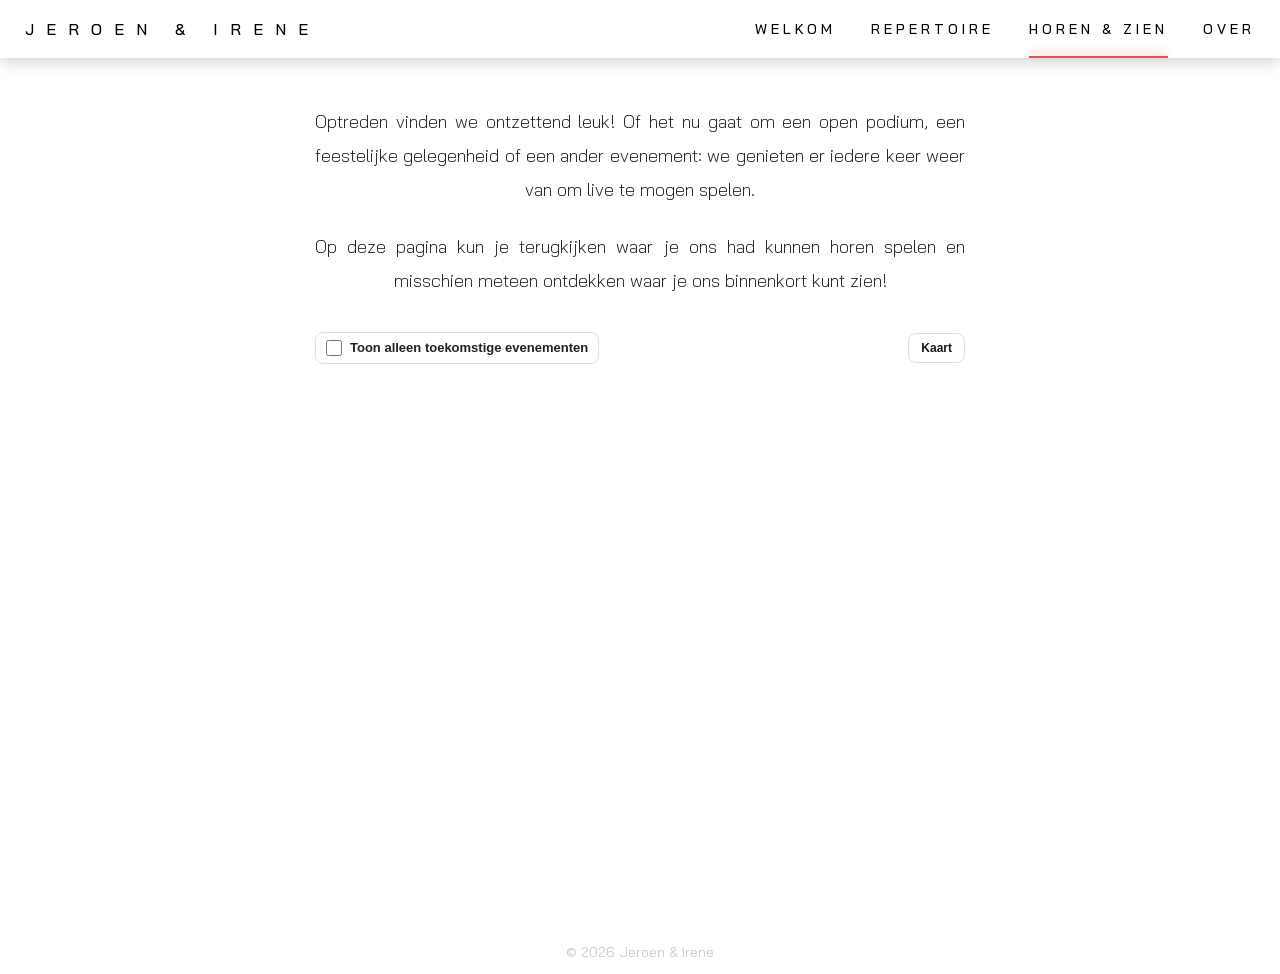
<file: agenda.html>
<!doctype html>
<html lang="nl">
<head>
  <meta charset="utf-8">
  <meta name="viewport" content="width=device-width, initial-scale=1">
  <meta name="description" content="Bekijk de agenda van Jeroen & Irene | Zang & Piano uit Borne in Twente en ontdek waar we optreden met live muziek Borne, live muziek Twente, achtergrondmuziek en ceremonie muziek." >
  <title>Agenda | Jeroen & Irene</title>
  <link rel="canonical" href="https://jeroenirene.nl/agenda.html">
  <meta property="og:title" content="Agenda | Jeroen & Irene">
  <meta property="og:description" content="Agenda van Jeroen & Irene | Zang & Piano uit Borne in Twente met live muziek Borne, live muziek Twente, achtergrondmuziek en ceremonie muziek.">
  <meta property="og:url" content="https://jeroenirene.nl/agenda.html">
  <meta property="og:type" content="website">
  <meta property="og:image" content="https://jeroenirene.nl/images/jeroen.png">
  <meta property="og:site_name" content="Jeroen &amp; Irene | Zang &amp; Piano">
  <meta name="twitter:card" content="summary_large_image">
  <meta name="twitter:title" content="Agenda | Jeroen & Irene">
  <meta name="twitter:description" content="Agenda van Jeroen & Irene | Zang & Piano uit Borne in Twente met live muziek Borne, live muziek Twente, achtergrondmuziek en ceremonie muziek.">
  <meta name="twitter:image" content="https://jeroenirene.nl/images/jeroen.png">
  <link rel="preconnect" href="https://fonts.googleapis.com">
  <link rel="preconnect" href="https://fonts.gstatic.com" crossorigin>
  <link href="https://fonts.googleapis.com/css?family=Manrope%3A300%2C300italic%2C400%2C400italic%2C500%2C600%2C700%2C800%7CBai+Jamjuree%3A300%2C400%2C500%2C700&display=swap" rel="stylesheet">
  <link rel="stylesheet" href="style.css?v=16">
  <!-- Google tag (gtag.js) -->
  <script async src="https://www.googletagmanager.com/gtag/js?id=G-2QPNYJ1H9B"></script>
  <script>
    window.dataLayer = window.dataLayer || [];
    function gtag(){dataLayer.push(arguments);}
    gtag('js', new Date());

    gtag('config', 'G-2QPNYJ1H9B');
  </script>
</head>
<body class="agenda-page">
  <header class="site-header">
    <a class="site-logo" href="index.html" aria-label="Jeroen & Irene - Start">Jeroen &amp; Irene</a>
    <nav class="desktop-nav" aria-label="Hoofdnavigatie">
      <a href="./">Welkom</a>
      <a href="repertoire.html">Repertoire</a>
      <div class="nav-dropdown">
        <button type="button" aria-expanded="false">Horen &amp; Zien</button>
        <div class="nav-dropdown-menu">
          <a href="agenda.html">Agenda</a>
          <a href="instagram.html">Foto &amp; Video</a>
          <a href="aanvraag.html">Aanvraag</a>
          <a href="contact.html">Contact</a>
        </div>
      </div>
      <a href="over.html">Over</a>
    </nav>
    <button class="menu-toggle" type="button" aria-label="Menu openen" aria-expanded="false">
      <span></span><span></span><span></span>
    </button>
  </header>

  <div class="mobile-backdrop"></div>
  <nav class="mobile-panel" aria-label="Mobiele navigatie" aria-hidden="true">
    <button class="menu-close" type="button" aria-label="Menu sluiten">&times;</button>
    <a href="index.html">Welkom</a>
    <a href="repertoire.html">Repertoire</a>
    <a href="agenda.html">Agenda</a>
    <a href="instagram.html">Foto &amp; Video</a>
    <a href="aanvraag.html">Aanvraag</a>
    <a href="contact.html">Contact</a>
    <a href="over.html">Over</a>
  </nav>

  <main class="agenda-main">
    <section class="agenda-inner">
      <div class="agenda-intro">
        <p>Optreden vinden we ontzettend leuk! Of het nu gaat om een open podium, een feestelijke gelegenheid of een ander evenement: we genieten er iedere keer weer van om live te mogen spelen.</p>
        <p>Op deze pagina kun je terugkijken waar je ons had kunnen horen spelen en misschien meteen ontdekken waar je ons binnenkort kunt zien!</p>
      </div>
      <div class="agenda-list-wrap">
        <div class="embed-toolbar">
          <label class="embed-filter"><input type="checkbox" id="future-only"><span>Toon alleen toekomstige evenementen</span></label>
          <button id="show-map" class="map-button" type="button">Kaart</button>
        </div>
        <div id="agenda-map-panel" class="agenda-map-panel" hidden><div class="map-panel-heading"><strong>Alle optredens op de kaart</strong><button id="close-map" type="button" aria-label="Sluiten">×</button></div><div id="agenda-map" class="agenda-map"></div></div>
        <div id="event-list" class="event-list"></div>
      </div>
    </section>
  </main>

  <footer class="site-footer">© 2026 Jeroen &amp; Irene</footer>
<script type="module" src="https://jeroenkeijzer79.github.io/Agenda/embed.js?v=7"></script>

  <script src="script.js?v=6"></script>
</body>
</html>
</file>
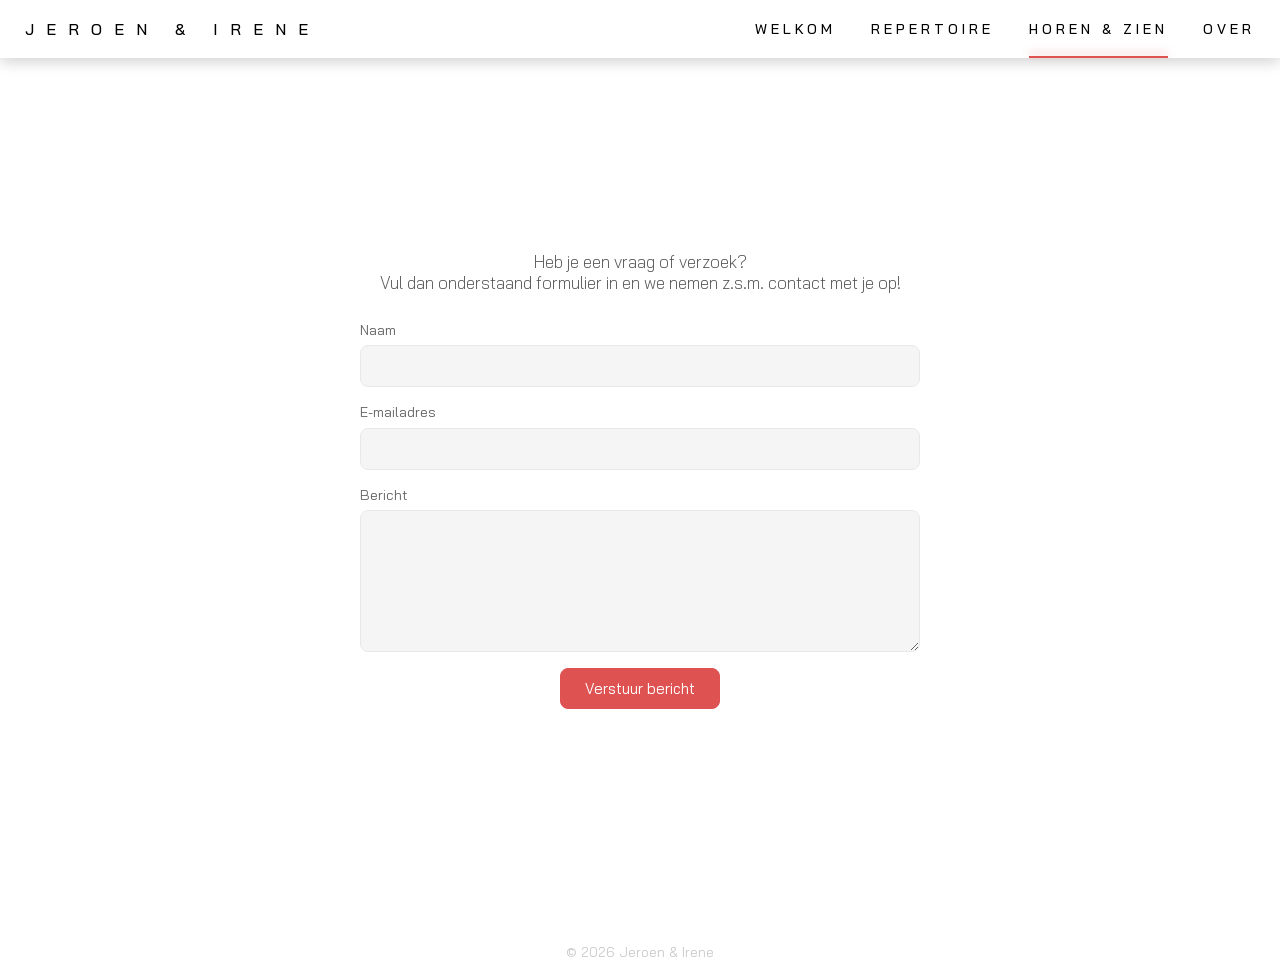
<file: contact.html>
<!doctype html>
<html lang="nl">
<head>
  <meta charset="utf-8">
  <meta name="viewport" content="width=device-width, initial-scale=1">
  <meta name="description" content="Neem contact op met Jeroen & Irene | Zang & Piano uit Borne, een muziekduo in Twente voor live muziek, achtergrondmuziek en ceremonie muziek.">
  <title>Contact | Jeroen & Irene</title>
  <link rel="canonical" href="https://jeroenirene.nl/contact.html">
  <meta property="og:title" content="Contact | Jeroen & Irene">
  <meta property="og:description" content="Contact met Jeroen & Irene | Zang & Piano uit Borne, een muziekduo in Twente voor live muziek, achtergrondmuziek en ceremonie muziek.">
  <meta property="og:url" content="https://jeroenirene.nl/contact.html">
  <meta property="og:type" content="website">
  <meta property="og:image" content="https://jeroenirene.nl/images/jeroen.png">
  <meta property="og:site_name" content="Jeroen &amp; Irene | Zang &amp; Piano">
  <meta name="twitter:card" content="summary_large_image">
  <meta name="twitter:title" content="Contact | Jeroen & Irene">
  <meta name="twitter:description" content="Contact met Jeroen & Irene | Zang & Piano uit Borne, een muziekduo in Twente voor live muziek, achtergrondmuziek en ceremonie muziek.">
  <meta name="twitter:image" content="https://jeroenirene.nl/images/jeroen.png">
  <link rel="preconnect" href="https://fonts.googleapis.com">
  <link rel="preconnect" href="https://fonts.gstatic.com" crossorigin>
  <link href="https://fonts.googleapis.com/css?family=Manrope%3A300%2C300italic%2C400%2C400italic%2C500%2C600%2C700%2C800%7CBai+Jamjuree%3A300%2C400%2C500%2C700&display=swap" rel="stylesheet">
  <link rel="stylesheet" href="style.css?v=16">
  <!-- Google tag (gtag.js) -->
  <script async src="https://www.googletagmanager.com/gtag/js?id=G-2QPNYJ1H9B"></script>
  <script>
    window.dataLayer = window.dataLayer || [];
    function gtag(){dataLayer.push(arguments);}
    gtag('js', new Date());

    gtag('config', 'G-2QPNYJ1H9B');
  </script>
</head>
<body class="contact-page">
  <header class="site-header">
    <a class="site-logo" href="index.html" aria-label="Jeroen & Irene - Start">Jeroen &amp; Irene</a>
    <nav class="desktop-nav" aria-label="Hoofdnavigatie">
      <a href="./">Welkom</a>
      <a href="repertoire.html">Repertoire</a>
      <div class="nav-dropdown">
        <button type="button" aria-expanded="false">Horen &amp; Zien</button>
        <div class="nav-dropdown-menu">
          <a href="agenda.html">Agenda</a>
          <a href="instagram.html">Foto &amp; Video</a>
          <a href="aanvraag.html">Aanvraag</a>
          <a href="contact.html">Contact</a>
        </div>
      </div>
      <a href="over.html">Over</a>
    </nav>
    <button class="menu-toggle" type="button" aria-label="Menu openen" aria-expanded="false">
      <span></span><span></span><span></span>
    </button>
  </header>

  <div class="mobile-backdrop"></div>
  <nav class="mobile-panel" aria-label="Mobiele navigatie" aria-hidden="true">
    <button class="menu-close" type="button" aria-label="Menu sluiten">&times;</button>
    <a href="index.html">Welkom</a>
    <a href="repertoire.html">Repertoire</a>
    <a href="agenda.html">Agenda</a>
    <a href="instagram.html">Foto &amp; Video</a>
    <a href="aanvraag.html">Aanvraag</a>
    <a href="contact.html">Contact</a>
    <a href="over.html">Over</a>
  </nav>

  <main class="contact-main">
    <section class="contact-section">
      <div class="contact-inner">

        <p>Heb je een vraag of verzoek?<br>Vul dan onderstaand formulier in en we nemen z.s.m. contact met je op!</p>
        <form class="contact-form" action="https://formsubmit.co/jeroenirenemuziek@gmail.com" method="POST">
          <input type="hidden" name="_subject" value="Nieuw contactbericht via jeroenirene.nl">
          <input type="hidden" name="_captcha" value="false">
          <label>
            <span>Naam</span>
            <input type="text" name="naam" autocomplete="name" required>
          </label>
          <label>
            <span>E-mailadres</span>
            <input type="email" name="email" autocomplete="email" required>
          </label>
          <label>
            <span>Bericht</span>
            <textarea name="bericht" rows="6" required></textarea>
          </label>
          <button type="submit">Verstuur bericht</button>
        </form>
      </div>
    </section>
  </main>

  <footer class="site-footer">© 2026 Jeroen &amp; Irene</footer>
  <script src="script.js?v=6"></script>
</body>
</html>
</file>
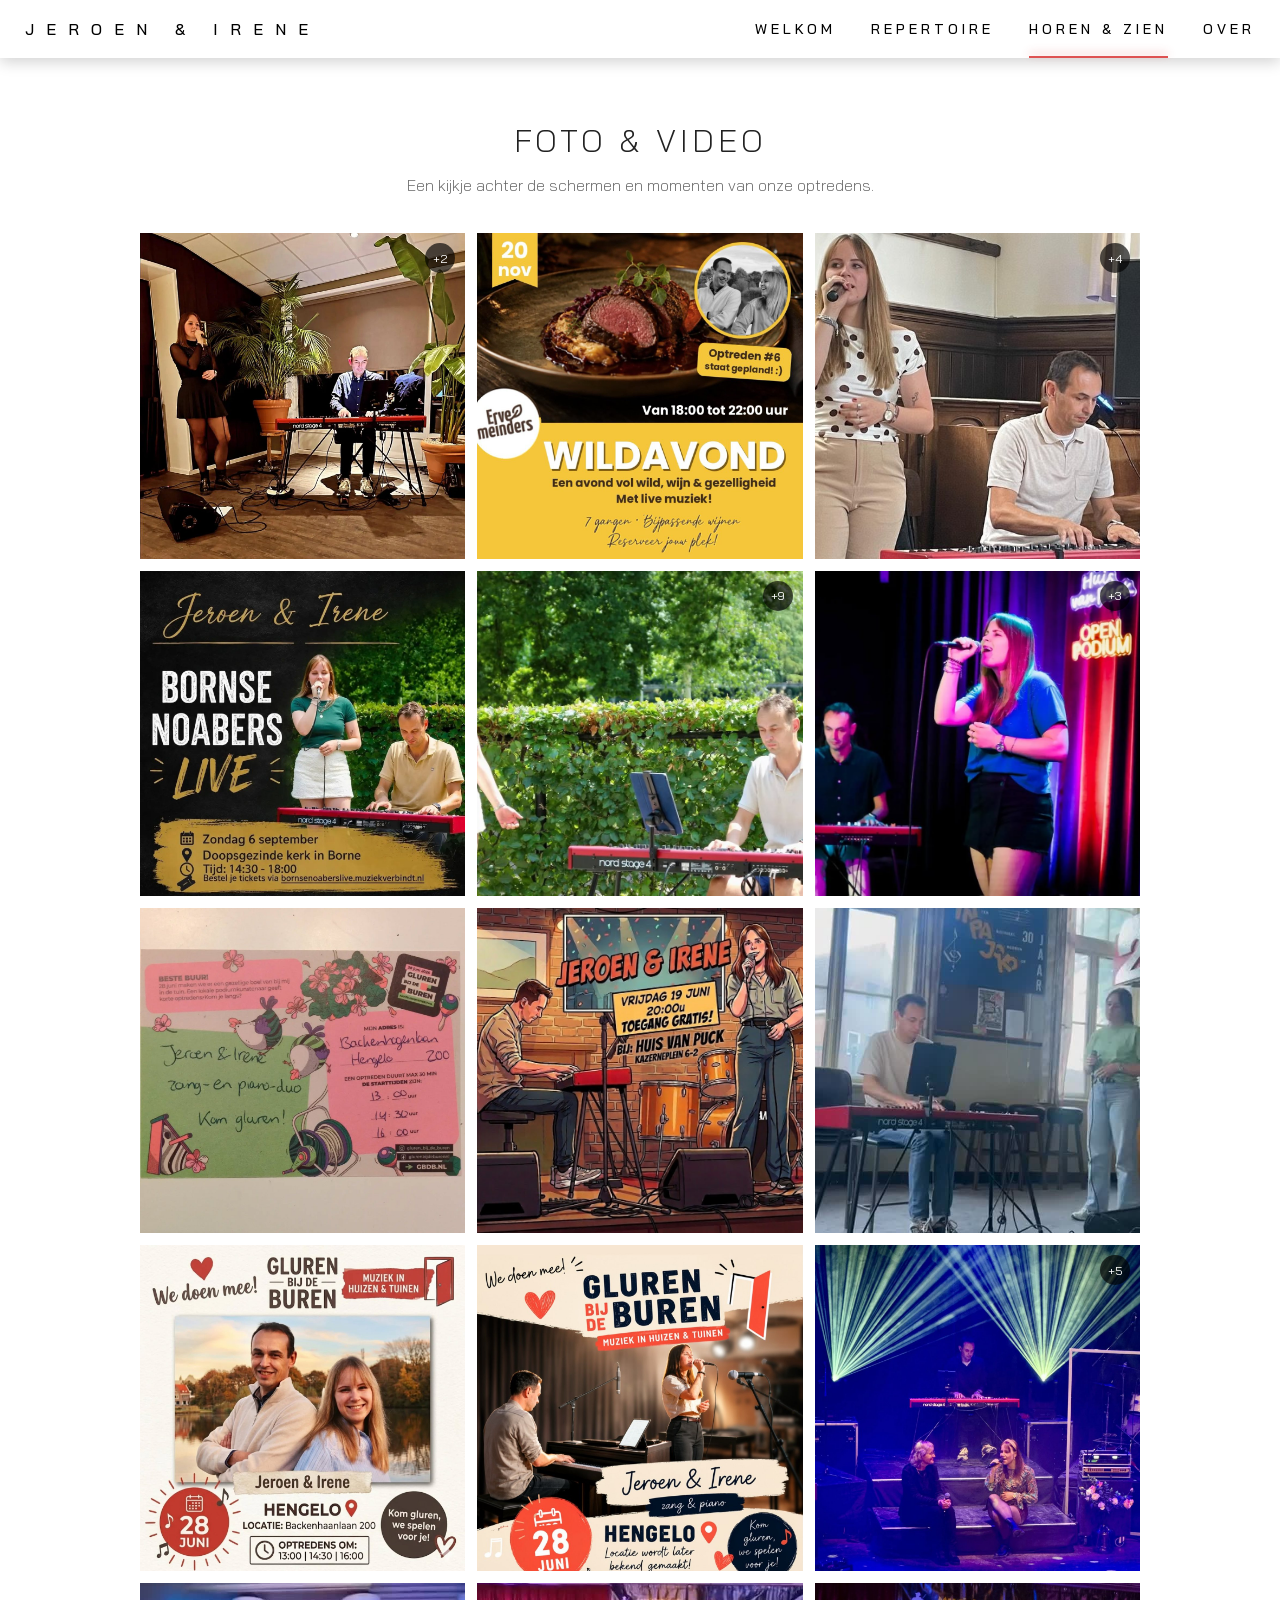
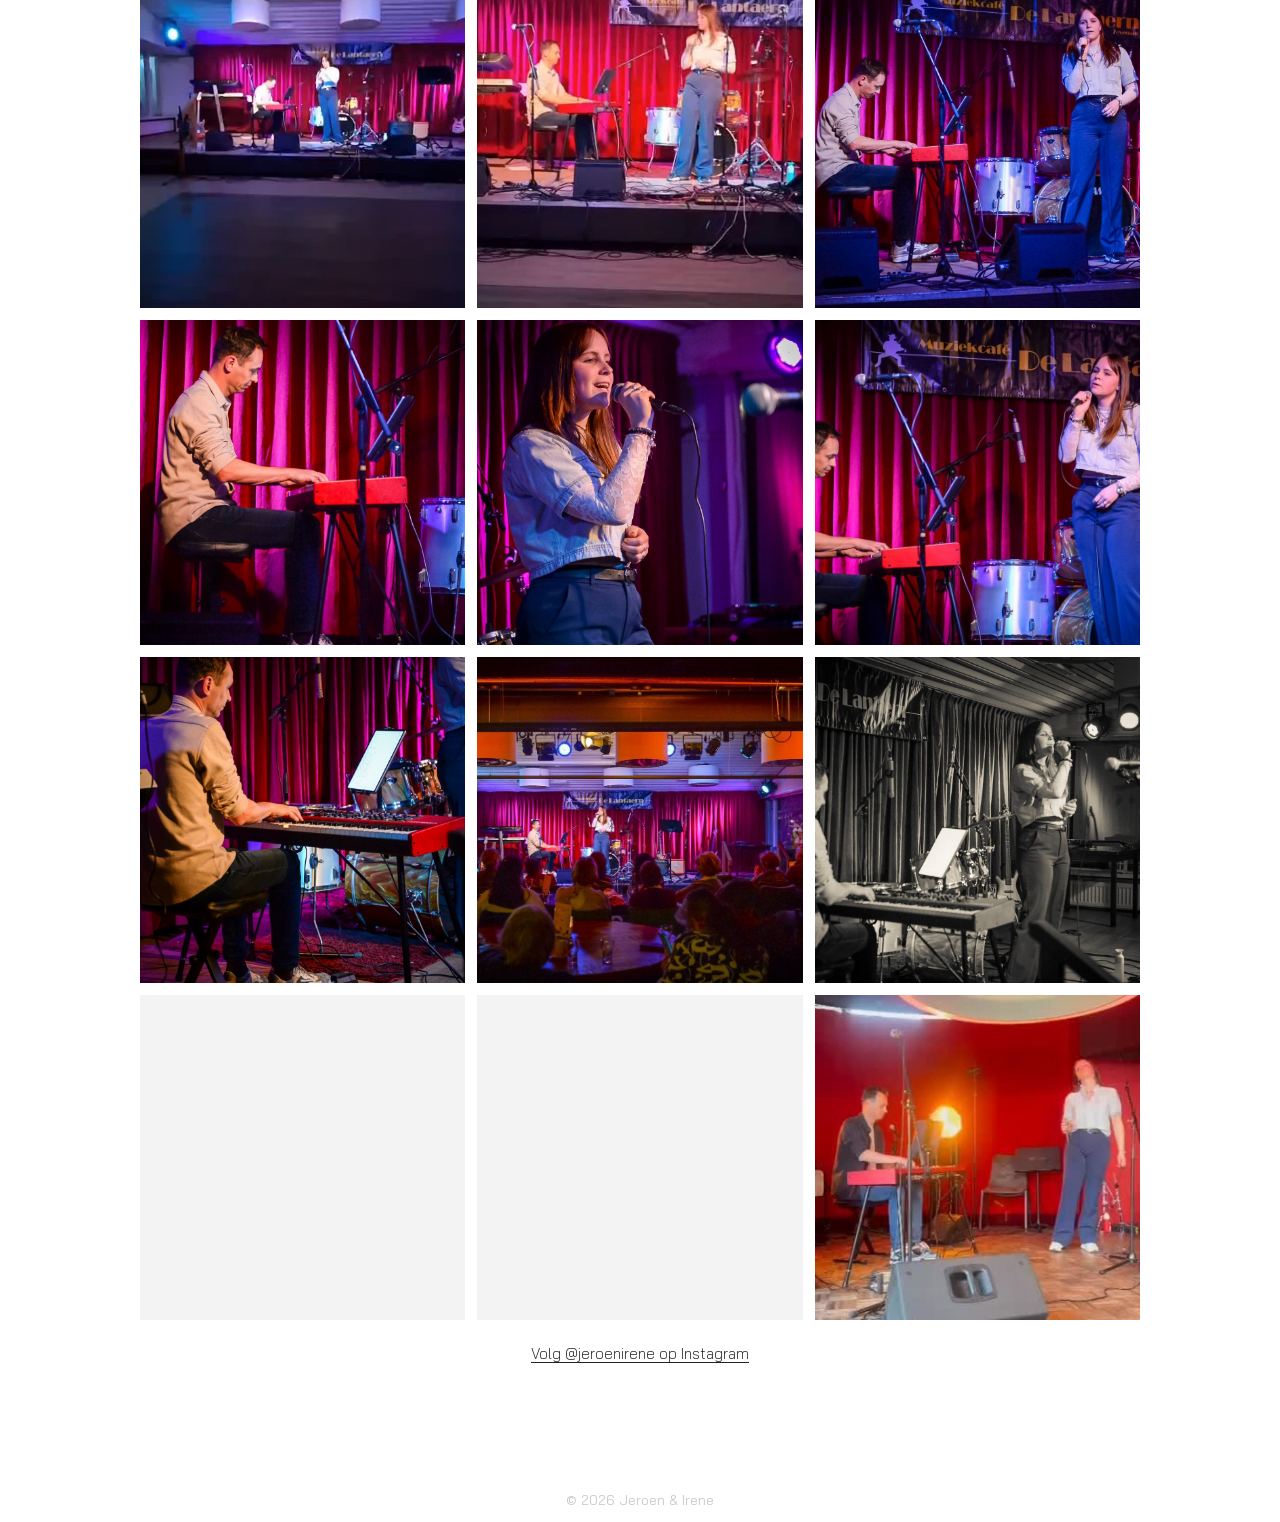
<file: instagram.html>
<!doctype html>
<html lang="nl">
<head>
  <meta charset="utf-8">
  <meta name="viewport" content="width=device-width, initial-scale=1">
  <meta name="description" content="Bekijk foto's en video's van Jeroen & Irene | Zang & Piano uit Borne in Twente, met optredens en bijzondere momenten.">
  <title>Foto &amp; Video | Jeroen &amp; Irene</title>
  <link rel="canonical" href="https://jeroenirene.nl/instagram.html">
  <meta property="og:title" content="Foto &amp; Video | Jeroen &amp; Irene">
  <meta property="og:description" content="Foto's en video's van Jeroen & Irene | Zang & Piano uit Borne in Twente.">
  <meta property="og:url" content="https://jeroenirene.nl/instagram.html">
  <meta property="og:type" content="website">
  <meta property="og:image" content="https://jeroenirene.nl/images/jeroen.png">
  <meta property="og:site_name" content="Jeroen &amp; Irene | Zang &amp; Piano">
  <link rel="preconnect" href="https://fonts.googleapis.com">
  <link rel="preconnect" href="https://fonts.gstatic.com" crossorigin>
  <link href="https://fonts.googleapis.com/css?family=Manrope%3A300%2C300italic%2C400%2C400italic%2C500%2C600%2C700%2C800%7CBai+Jamjuree%3A300%2C400%2C500%2C700&display=swap" rel="stylesheet">
  <link rel="stylesheet" href="style.css?v=45">
  <script async src="https://www.googletagmanager.com/gtag/js?id=G-2QPNYJ1H9B"></script>
  <script>
    window.dataLayer = window.dataLayer || [];
    function gtag(){dataLayer.push(arguments);}
    gtag('js', new Date());
    gtag('config', 'G-2QPNYJ1H9B');
  </script>
</head>
<body class="instagram-page">
  <header class="site-header">
    <a class="site-logo" href="./" aria-label="Jeroen &amp; Irene - Start">Jeroen &amp; Irene</a>
    <nav class="desktop-nav" aria-label="Hoofdnavigatie">
      <a href="./">Welkom</a>
      <a href="repertoire.html">Repertoire</a>
      <div class="nav-dropdown">
        <button type="button" aria-expanded="false">Horen &amp; Zien</button>
        <div class="nav-dropdown-menu">
          <a href="agenda.html">Agenda</a>
          <a href="instagram.html">Foto &amp; Video</a>
          <a href="aanvraag.html">Aanvraag</a>
          <a href="contact.html">Contact</a>
        </div>
      </div>
      <a href="over.html">Over</a>
    </nav>
    <button class="menu-toggle" type="button" aria-label="Menu openen" aria-expanded="false"><span></span><span></span><span></span></button>
  </header>
  <div class="mobile-backdrop"></div>
  <nav class="mobile-panel" aria-label="Mobiele navigatie" aria-hidden="true">
    <button class="menu-close" type="button" aria-label="Menu sluiten">&times;</button>
    <a href="./">Welkom</a>
    <a href="repertoire.html">Repertoire</a>
    <a href="agenda.html">Agenda</a>
    <a href="instagram.html">Foto &amp; Video</a>
    <a href="aanvraag.html">Aanvraag</a>
    <a href="contact.html">Contact</a>
    <a href="over.html">Over</a>
  </nav>
  <main class="instagram-main">
    <div class="instagram-inner">
      <h1>Foto &amp; Video</h1>
      <p class="instagram-intro">Een kijkje achter de schermen en momenten van onze optredens.</p>
      <div class="instagram-gallery" data-instagram-gallery aria-live="polite">
        <p class="instagram-gallery-status">De fotogalerij wordt geladen…</p>
      </div>
      <p class="instagram-fallback"><a href="https://www.instagram.com/jeroenirene/" target="_blank" rel="noopener noreferrer">Volg @jeroenirene op Instagram</a></p>
    </div>
  </main>
  <footer class="site-footer">© 2026 Jeroen &amp; Irene</footer>
  <script src="script.js?v=6"></script>
  <script src="instagram-gallery.js?v=4"></script>
</body>
</html>
</file>
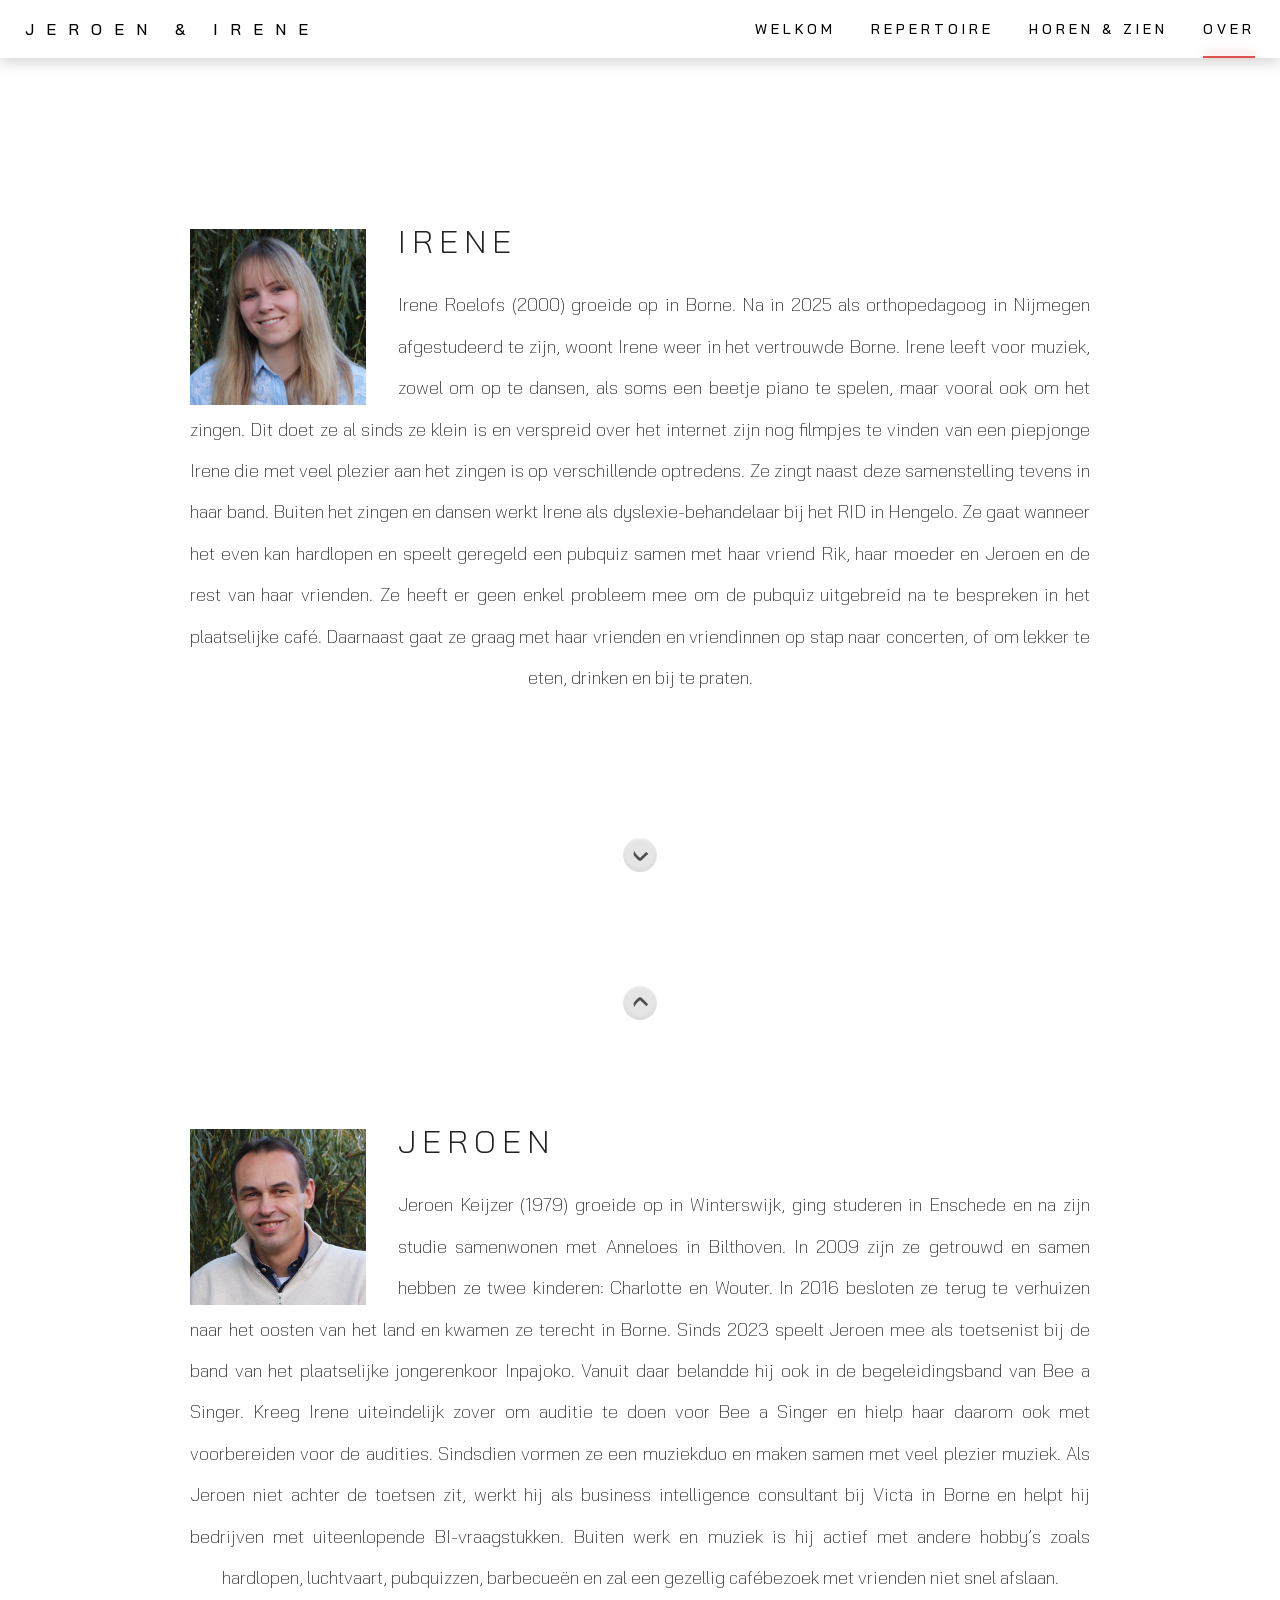
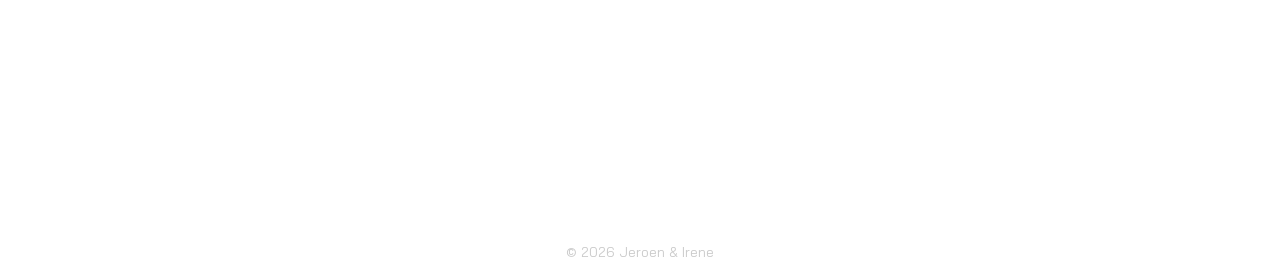
<file: over.html>
<!doctype html>
<html lang="nl">
<head>
  <meta charset="utf-8">
  <meta name="viewport" content="width=device-width, initial-scale=1">
  <meta name="description" content="Maak kennis met Jeroen Keijzer en Irene Roelofs van Jeroen & Irene | Zang & Piano, een muziekduo uit Borne in Twente voor live zang, piano en muziek bij bijzondere gelegenheden." >
  <script type="application/ld+json">
  {
    "@context": "https://schema.org",
    "@graph": [
      {
        "@type": "Person",
        "@id": "https://jeroenirene.nl/over.html#jeroen-keijzer",
        "name": "Jeroen Keijzer",
        "givenName": "Jeroen",
        "familyName": "Keijzer",
        "url": "https://jeroenirene.nl/over.html#jeroen-keijzer",
        "image": "https://jeroenirene.nl/images/jeroen-keijzer.png",
        "sameAs": [
          "https://www.youtube.com/@jeroenirenemuziek",
          "https://www.gigstarter.nl/artists/jeroen-irene-zang-piano"
        ],
        "jobTitle": "Business Intelligence Consultant",
        "worksFor": {
          "@type": "Organization",
          "name": "Victa"
        },
        "homeLocation": {
          "@type": "Place",
          "name": "Borne, Nederland"
        },
        "memberOf": {
          "@type": "Organization",
          "name": "Jeroen & Irene | Zang & Piano",
          "url": "https://jeroenirene.nl/"
        }
      },
      {
        "@type": "Person",
        "@id": "https://jeroenirene.nl/over.html#irene-roelofs",
        "name": "Irene Roelofs",
        "givenName": "Irene",
        "familyName": "Roelofs",
        "url": "https://jeroenirene.nl/over.html#irene-roelofs",
        "image": "https://jeroenirene.nl/images/irene-roelofs.png",
        "sameAs": [
          "https://www.instagram.com/jeroenirene/"
        ],
        "jobTitle": "Zangeres",
        "homeLocation": {
          "@type": "Place",
          "name": "Borne, Nederland"
        },
        "memberOf": {
          "@type": "Organization",
          "name": "Jeroen & Irene | Zang & Piano",
          "url": "https://jeroenirene.nl/"
        }
      },
      {
        "@type": "MusicGroup",
        "@id": "https://jeroenirene.nl/#jeroen-irene",
        "name": "Jeroen & Irene | Zang & Piano",
        "url": "https://jeroenirene.nl/",
        "member": [
          {
            "@id": "https://jeroenirene.nl/over.html#jeroen-keijzer"
          },
          {
            "@id": "https://jeroenirene.nl/over.html#irene-roelofs"
          }
        ]
      }
    ]
  }
  </script>
  <title>Over | Jeroen & Irene</title>
  <link rel="canonical" href="https://jeroenirene.nl/over.html">
  <meta property="og:title" content="Over Jeroen Keijzer & Irene Roelofs | Jeroen & Irene">
  <meta property="og:description" content="Muziekduo uit Borne in Twente voor live zang en piano, live muziek Borne en live muziek Twente en muziek bij bijzondere gelegenheden.">
  <meta property="og:url" content="https://jeroenirene.nl/over.html">
  <meta property="og:type" content="website">
  <meta property="og:image" content="https://jeroenirene.nl/images/jeroen.png">
  <meta property="og:site_name" content="Jeroen &amp; Irene | Zang &amp; Piano">
  <meta name="twitter:card" content="summary_large_image">
  <meta name="twitter:title" content="Over Jeroen Keijzer & Irene Roelofs | Jeroen & Irene">
  <meta name="twitter:description" content="Muziekduo uit Borne in Twente voor live zang en piano, live muziek Borne en live muziek Twente en muziek bij bijzondere gelegenheden.">
  <meta name="twitter:image" content="https://jeroenirene.nl/images/jeroen.png">
  <link rel="preconnect" href="https://fonts.googleapis.com">
  <link rel="preconnect" href="https://fonts.gstatic.com" crossorigin>
  <link href="https://fonts.googleapis.com/css?family=Manrope%3A300%2C300italic%2C400%2C400italic%2C500%2C600%2C600italic%2C700%2C700italic%2C800%2C800italic%7CBai+Jamjuree%3A200%2C300%2C400%2C400italic%2C500%2C700%2C700italic&display=swap" rel="stylesheet">
  <link rel="stylesheet" href="style.css?v=18">
  <!-- Google tag (gtag.js) -->
  <script async src="https://www.googletagmanager.com/gtag/js?id=G-2QPNYJ1H9B"></script>
  <script>
    window.dataLayer = window.dataLayer || [];
    function gtag(){dataLayer.push(arguments);}
    gtag('js', new Date());

    gtag('config', 'G-2QPNYJ1H9B');
  </script>
</head>
<body class="over-page">
  <header class="site-header">
    <a class="site-logo" href="index.html" aria-label="Jeroen & Irene - Start">Jeroen &amp; Irene</a>
    <nav class="desktop-nav" aria-label="Hoofdnavigatie">
      <a href="./">Welkom</a>
    <a href="repertoire.html">Repertoire</a>
      <div class="nav-dropdown">
        <button type="button" aria-expanded="false">Horen &amp; Zien</button>
        <div class="nav-dropdown-menu">
          <a href="agenda.html">Agenda</a>
          <a href="instagram.html">Foto &amp; Video</a>
          <a href="aanvraag.html">Aanvraag</a>
          <a href="contact.html">Contact</a>
        </div>
      </div>
      <a href="over.html">Over</a>
    </nav>
    <button class="menu-toggle" type="button" aria-label="Menu openen" aria-expanded="false">
      <span></span><span></span><span></span>
    </button>
  </header>

  <div class="mobile-backdrop"></div>
  <nav class="mobile-panel" aria-label="Mobiele navigatie" aria-hidden="true">
    <button class="menu-close" type="button" aria-label="Menu sluiten">&times;</button>
    <a href="index.html">Welkom</a>
    <a href="repertoire.html">Repertoire</a>
    <a href="agenda.html">Agenda</a>
    <a href="instagram.html">Foto &amp; Video</a>
    <a href="aanvraag.html">Aanvraag</a>
    <a href="contact.html">Contact</a>
    <a href="over.html">Over</a>
  </nav>

  <main class="over-main">
    <section class="over-person over-person--irene" id="irene" aria-labelledby="irene-title">
      <div class="over-person-inner">
        <div class="over-person-content">
          <img class="over-person-photo" src="images/irene-roelofs.png" alt="Irene">
          <div class="over-person-text">
            <h1 id="irene-title">IRENE</h1>
            <p>Irene Roelofs (2000) groeide op in Borne. Na in 2025 als orthopedagoog in Nijmegen afgestudeerd te zijn, woont Irene weer in het vertrouwde Borne. Irene leeft voor muziek, zowel om op te dansen, als soms een beetje piano te spelen, maar vooral ook om het zingen. Dit doet ze al sinds ze klein is en verspreid over het internet zijn nog filmpjes te vinden van een piepjonge Irene die met veel plezier aan het zingen is op verschillende optredens. Ze zingt naast deze samenstelling tevens in haar band. Buiten het zingen en dansen werkt Irene als dyslexie-behandelaar bij het RID in Hengelo. Ze gaat wanneer het even kan hardlopen en speelt geregeld een pubquiz samen met haar vriend Rik, haar moeder en Jeroen en de rest van haar vrienden. Ze heeft er geen enkel probleem mee om de pubquiz uitgebreid na te bespreken in het plaatselijke café. Daarnaast gaat ze graag met haar vrienden en vriendinnen op stap naar concerten, of om lekker te eten, drinken en bij te praten.</p>
          </div>
        </div>
      </div>

      <button class="over-scroll-down" type="button" data-scroll-target="jeroen" aria-label="Scroll naar Jeroen">
        <span></span>
      </button>
    </section>

    <section class="over-person over-person--jeroen" id="jeroen" aria-labelledby="jeroen-title">
      <button class="over-scroll-up" type="button" data-scroll-target="irene" aria-label="Scroll naar Irene">
        <span></span>
      </button>

      <div class="over-person-inner">
        <div class="over-person-content">
          <img class="over-person-photo" src="images/jeroen-keijzer.png" alt="Jeroen">
          <div class="over-person-text">
            <h2 id="jeroen-title">JEROEN</h2>
            <p>Jeroen Keijzer (1979) groeide op in Winterswijk, ging studeren in Enschede en na zijn studie samenwonen met Anneloes in Bilthoven. In 2009 zijn ze getrouwd en samen hebben ze twee kinderen: Charlotte en Wouter. In 2016 besloten ze terug te verhuizen naar het oosten van het land en kwamen ze terecht in Borne. Sinds 2023 speelt Jeroen mee als toetsenist bij de band van het plaatselijke jongerenkoor Inpajoko. Vanuit daar belandde hij ook in de begeleidingsband van Bee a Singer. Kreeg Irene uiteindelijk zover om auditie te doen voor Bee a Singer en hielp haar daarom ook met voorbereiden voor de audities. Sindsdien vormen ze een muziekduo en maken samen met veel plezier muziek. Als Jeroen niet achter de toetsen zit, werkt hij als business intelligence consultant bij Victa in Borne en helpt hij bedrijven met uiteenlopende BI-vraagstukken. Buiten werk en muziek is hij actief met andere hobby’s zoals hardlopen, luchtvaart, pubquizzen, barbecueën en zal een gezellig cafébezoek met vrienden niet snel afslaan.</p>
          </div>
        </div>
      </div>
    </section>
  </main>

  <footer class="site-footer">© 2026 Jeroen &amp; Irene</footer>
  <script src="script.js?v=8"></script>
</body>
</html>
</file>
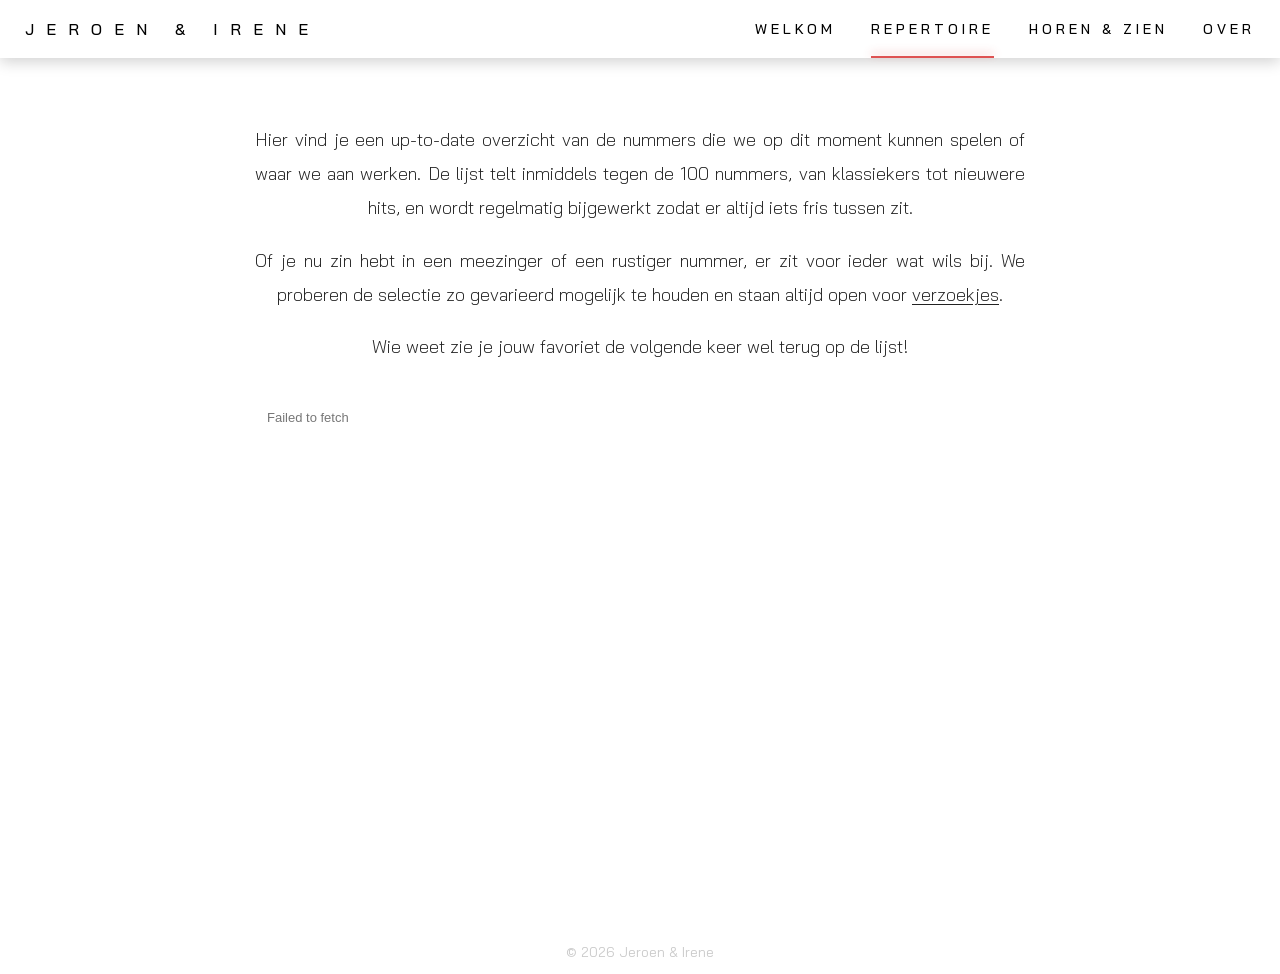
<file: repertoire.html>
<!doctype html>
<html lang="nl">
<head>
  <meta charset="utf-8">
  <meta name="viewport" content="width=device-width, initial-scale=1">
  <meta name="description" content="Bekijk het repertoire van Jeroen & Irene | Zang & Piano, een muziekduo uit Twente met bekende, herkenbare nummers voor live muziek, achtergrondmuziek en bijzondere gelegenheden.">
  <title>Repertoire | Jeroen & Irene</title>
  <link rel="canonical" href="https://jeroenirene.nl/repertoire.html">
  <meta property="og:title" content="Repertoire | Jeroen & Irene">
  <meta property="og:description" content="Repertoire van Jeroen & Irene | Zang & Piano, een muziekduo uit Twente met bekende, herkenbare nummers voor live muziek, achtergrondmuziek en bijzondere gelegenheden.">
  <meta property="og:url" content="https://jeroenirene.nl/repertoire.html">
  <meta property="og:type" content="website">
  <meta property="og:image" content="https://jeroenirene.nl/images/jeroen.png">
  <meta property="og:site_name" content="Jeroen &amp; Irene | Zang &amp; Piano">
  <meta name="twitter:card" content="summary_large_image">
  <meta name="twitter:title" content="Repertoire | Jeroen & Irene">
  <meta name="twitter:description" content="Repertoire van Jeroen & Irene | Zang & Piano, een muziekduo uit Twente met bekende, herkenbare nummers voor live muziek, achtergrondmuziek en bijzondere gelegenheden.">
  <meta name="twitter:image" content="https://jeroenirene.nl/images/jeroen.png">
  <link rel="preconnect" href="https://fonts.googleapis.com">
  <link rel="preconnect" href="https://fonts.gstatic.com" crossorigin>
  <link href="https://fonts.googleapis.com/css?family=Manrope%3A300%2C300italic%2C400%2C400italic%2C500%2C600%2C700%2C800%7CBai+Jamjuree%3A300%2C400%2C500%2C700&display=swap" rel="stylesheet">
  <link rel="stylesheet" href="style.css?v=39">
  <!-- Google tag (gtag.js) -->
  <script async src="https://www.googletagmanager.com/gtag/js?id=G-2QPNYJ1H9B"></script>
  <script>
    window.dataLayer = window.dataLayer || [];
    function gtag(){dataLayer.push(arguments);}
    gtag('js', new Date());

    gtag('config', 'G-2QPNYJ1H9B');
  </script>
</head>
<body class="repertoire-page">
  <header class="site-header">
    <a class="site-logo" href="index.html" aria-label="Jeroen & Irene - Start">Jeroen &amp; Irene</a>
    <nav class="desktop-nav" aria-label="Hoofdnavigatie">
      <a href="./">Welkom</a>
    <a href="repertoire.html">Repertoire</a>
      <div class="nav-dropdown">
        <button type="button" aria-expanded="false">Horen &amp; Zien</button>
        <div class="nav-dropdown-menu">
          <a href="agenda.html">Agenda</a>
          <a href="instagram.html">Foto &amp; Video</a>
          <a href="aanvraag.html">Aanvraag</a>
          <a href="contact.html">Contact</a>
        </div>
      </div>
      <a href="over.html">Over</a>
    </nav>
    <button class="menu-toggle" type="button" aria-label="Menu openen" aria-expanded="false">
      <span></span><span></span><span></span>
    </button>
  </header>

  <div class="mobile-backdrop"></div>
  <nav class="mobile-panel" aria-label="Mobiele navigatie" aria-hidden="true">
    <button class="menu-close" type="button" aria-label="Menu sluiten">&times;</button>
    <a href="index.html">Welkom</a>
    <a href="repertoire.html">Repertoire</a>
    <a href="agenda.html">Agenda</a>
    <a href="instagram.html">Foto &amp; Video</a>
    <a href="aanvraag.html">Aanvraag</a>
    <a href="contact.html">Contact</a>
    <a href="over.html">Over</a>
  </nav>

  <main class="repertoire-main">
    <section class="repertoire-inner">

      <div class="repertoire-intro">
        <p>Hier vind je een up-to-date overzicht van de nummers die we op dit moment kunnen spelen of waar we aan werken. De lijst telt inmiddels tegen de 100 nummers, van klassiekers tot nieuwere hits, en wordt regelmatig bijgewerkt zodat er altijd iets fris tussen zit.</p>
        <p>Of je nu zin hebt in een meezinger of een rustiger nummer, er zit voor ieder wat wils bij. We proberen de selectie zo gevarieerd mogelijk te houden en staan altijd open voor <a href="https://jeroenkeijzer79.github.io/welcomepage/contact.html" target="_blank" rel="noopener noreferrer">verzoekjes</a>.</p>
        <p>Wie weet zie je jouw favoriet de volgende keer wel terug op de lijst!</p>
      </div>

      <div id="repertoire-list" class="repertoire-list" aria-label="Repertoirelijst">
        <div class="repertoire-message">Repertoire laden...</div>
      </div>
    </section>
  </main>

  <footer class="site-footer">© 2026 Jeroen &amp; Irene</footer>

  <script>
    (() => {
      const list = document.getElementById("repertoire-list");
      const esc = value => String(value ?? "").replace(/[&<>"']/g, c => ({
        "&": "&amp;",
        "<": "&lt;",
        ">": "&gt;",
        "\"": "&quot;",
        "'": "&#039;"
      }[c]));

      fetch("https://jeroenkeijzer79.github.io/SpotifyList/playlist.json?v=2")
        .then(response => {
          if (!response.ok) throw new Error("De repertoirelijst kon niet worden geladen.");
          return response.json();
        })
        .then(data => {
          const tracks = data.tracks || [];

          if (!tracks.length) {
            list.innerHTML = '<div class="repertoire-message">Geen nummers beschikbaar.</div>';
            return;
          }

          list.innerHTML = tracks.map((track, index) => {
            const artists = Array.isArray(track.artists) ? track.artists.join(", ") : "";
            const image = track.image
              ? '<img class="repertoire-art" src="' + esc(track.image) + '" alt="" loading="lazy">'
              : '<div class="repertoire-art"></div>';

            return '<article class="repertoire-track" role="link" tabindex="0" data-url="' + esc(track.url || "") + '">' +
              image +
              '<div class="repertoire-track-text">' +
                '<p class="repertoire-title">' + esc(track.title) + '</p>' +
                '<p class="repertoire-artist">' + esc(artists) + '</p>' +
              '</div>' +
              '<div class="repertoire-number">' + String(index + 1) + '</div>' +
            '</article>';
          }).join("");

          list.querySelectorAll(".repertoire-track").forEach(track => {
            const openSpotify = () => {
              const url = track.dataset.url;
              if (url) window.open(url, "_blank", "noopener");
            };

            track.addEventListener("click", openSpotify);
            track.addEventListener("keydown", event => {
              if (event.key === "Enter" || event.key === " ") {
                event.preventDefault();
                openSpotify();
              }
            });
          });
        })
        .catch(error => {
          list.innerHTML = '<div class="repertoire-message">' + esc(error.message) + '</div>';
        });
    })();
  </script>

  <script src="script.js?v=6"></script>
</body>
</html>
</file>
<file: style.css>
:root {
  --header-bg: rgba(0, 0, 0, .30);
  --menu-bg: rgba(0, 0, 0, .30);
  --text: #fff;
  --content-text: #222;
  --max-content: 900px;
}

* { box-sizing: border-box; }

html {
  scroll-behavior: smooth;
}

body {
  margin: 0;
  min-width: 320px;
  color: var(--text);
  font-family: Manrope, Arial, sans-serif;
  overflow-x: hidden;
  background: #fff;
}

button,
a { font: inherit; }

a { color: inherit; }

.site-header {
  position: fixed;
  inset: 0 0 auto;
  z-index: 1000;
  --nav-bg-r: 0;
  --nav-bg-g: 0;
  --nav-bg-b: 0;
  --nav-bg-a: .30;
  --nav-text-r: 255;
  --nav-text-g: 255;
  --nav-text-b: 255;
  display: flex;
  align-items: center;
  justify-content: space-between;
  min-height: 58px;
  padding: 0 25px;
  background: rgba(var(--nav-bg-r), var(--nav-bg-g), var(--nav-bg-b), var(--nav-bg-a));
  backdrop-filter: blur(12px);
  -webkit-backdrop-filter: blur(12px);
  color: rgb(var(--nav-text-r), var(--nav-text-g), var(--nav-text-b));
  box-shadow: 0 4px 14px rgba(0, 0, 0, 0.18);
}

.site-logo {
  display: inline-flex;
  flex-direction: column;
  align-items: stretch;
  position: relative;
  color: inherit;
  font-family: "Bai Jamjuree", Helvetica, Arial, sans-serif;
  font-weight: 500;
  font-size: 16px;
  letter-spacing: 12px;
  text-transform: uppercase;
  text-decoration: none;
  white-space: nowrap;
}

.site-logo-name {
  display: block;
}

.site-logo-tagline {
  display: block;
  width: 100%;
  margin-top: 1px;
  font-size: 11.4px;
  font-weight: 400;
  letter-spacing: 4.8px;
  line-height: 1.1;
  text-align: center;
  text-align-last: center;
  text-transform: none;
  opacity: 0;
  transform: translateY(-4px) scaleX(var(--tagline-scale, 1));
  transform-origin: center center;
  animation: logoTagline 5s linear 0.5s 1 forwards;
  position: absolute;
  top: 33px;
  left: 0;
  z-index: 1001;
  pointer-events: none;
}

@keyframes logoTagline {
  0% {
    opacity: 0;
    transform: translateY(-26px) scaleX(var(--tagline-scale, 1));
  }
  40% {
    opacity: 0.8;
    transform: translateY(-0.4px) scaleX(var(--tagline-scale, 1));
  }
  60% {
    opacity: 0;
    transform: translateY(12.4px) scaleX(var(--tagline-scale, 1));
  }
  100% {
    opacity: 0;
    transform: translateY(38px) scaleX(var(--tagline-scale, 1));
  }
}

.desktop-nav {
  display: flex;
  align-items: center;
  gap: 35px;
  height: 58px;
}

.desktop-nav a,
.nav-dropdown > button {
  position: relative;
  border: 0;
  height: 58px;
  display: inline-flex;
  align-items: center;
  padding: 8px 0;
  color: inherit;
  background: transparent;
  text-decoration: none;
  cursor: pointer;
  font-size: 14px;
  font-family: "Bai Jamjuree", Helvetica, Arial, sans-serif;
  font-weight: 500;
  line-height: 1.5;
  letter-spacing: 4px;
  text-transform: uppercase;
}

.desktop-nav a:hover,
.nav-dropdown > button:hover {
  opacity: .75;
}

.desktop-nav > a::after,
.nav-dropdown > button::after {
  position: absolute;
  left: 0;
  right: 0;
  bottom: 0;
  height: 2px;
  background: linear-gradient(to top, #de5252 0%, rgba(222, 82, 82, .55) 45%, rgba(222, 82, 82, 0) 100%);
  box-shadow: 0 -3px 8px rgba(222, 82, 82, .45);
  content: "";
  transform: scaleX(0);
  transform-origin: center;
  transition: transform .2s ease;
  z-index: 1001;
}

.desktop-nav > a.is-active::after,
.nav-dropdown.has-active > button::after,
.desktop-nav > a:hover::after,
.nav-dropdown > button:hover::after,
.nav-dropdown:focus-within > button::after {
  transform: scaleX(1);
}

/* Op pagina's met een witte menubalk is de hoverstreep donkergrijs. */
body:not(.home-page) .desktop-nav > a::after,
body:not(.home-page) .nav-dropdown > button::after {
  background: #de5252;
}

.nav-dropdown { position: relative; }

.nav-dropdown > button span {
  margin-left: 5px;
  font-size: 14px;
}

.nav-dropdown-menu {
  position: absolute;
  top: calc(100% + 2px);
  right: -35px;
  min-width: 100%;
  text-align: left;
  min-width: 180px;
  padding: 8px 0;
  border-radius: 4px;
  border: 1px solid rgba(120, 120, 120, .22);
  background: rgba(var(--nav-bg-r), var(--nav-bg-g), var(--nav-bg-b), var(--nav-bg-a));
  -webkit-backdrop-filter: blur(12px);
  backdrop-filter: blur(12px);
  opacity: 0;
  visibility: hidden;
  transform: translateY(-6px);
  transition: opacity .2s ease, transform .2s ease, visibility .2s;
}

.nav-dropdown:hover .nav-dropdown-menu,
.nav-dropdown:focus-within .nav-dropdown-menu {
  opacity: 1;
  visibility: visible;
  transform: translateY(0);
}

.nav-dropdown-menu a {
  position: relative;
  display: block;
  padding: 10px 16px;
  white-space: nowrap;
  transition: background-color .2s ease;
}


.nav-dropdown-menu a:hover {
  background-color: #de5252;
}

.menu-toggle {
  display: none;
  width: 44px;
  height: 44px;
  padding: 7px;
  border: 0;
  background: transparent;
  cursor: pointer;
}

.menu-toggle span {
  display: block;
  width: 100%;
  height: 2px;
  margin: 6px 0;
  background-color: rgb(var(--nav-text-r), var(--nav-text-g), var(--nav-text-b));
  opacity: 1;
}

.mobile-backdrop {
  position: fixed;
  inset: 0;
  z-index: 1998;
  background: rgba(0, 0, 0, .35);
  opacity: 0;
  pointer-events: none;
  transition: opacity .3s ease;
}

.mobile-backdrop.is-open {
  opacity: 1;
  pointer-events: auto;
}

.mobile-panel {
  position: fixed;
  top: 0;
  right: 0;
  z-index: 1999;
  width: min(240px, 61.5vw);
  height: 100dvh;
  padding: 76px 24px 24px;
  overflow-y: auto;
  background: var(--menu-bg);
  backdrop-filter: blur(4px);
  -webkit-backdrop-filter: blur(4px);
  transform: translateX(100%);
  transition: transform .3s ease;
}

.mobile-panel.is-open {
  transform: translateX(0);
}

.mobile-panel a {
  display: block;
  padding: 14px 0;
  color: #fff;
  text-decoration: none;
  font-family: "Bai Jamjuree", sans-serif;
  font-size: 17px;
  font-variant: small-caps;
  letter-spacing: 2px;
}

.menu-close {
  position: absolute;
  top: 18px;
  right: 18px;
  border: 0;
  background: transparent;
  color: #fff;
  font-size: 32px;
  line-height: 1;
  cursor: pointer;
}

.hero {
  position: relative;
  min-height: 100svh;
  height: 100svh;
  overflow: hidden;
}

.slideshow,
.slide,
.hero-overlay {
  position: absolute;
  inset: 0;
}

.slideshow { z-index: 0; }

.slide {
  background-position: center;
  background-size: cover;
  background-repeat: no-repeat;
  opacity: 0;
  filter: blur(0);
  transform: scale(1.02);
  transition: opacity 1.5s ease-in-out, filter 1.5s ease-in-out;
}

.slide.is-active {
  opacity: 1;
  filter: blur(0);
  animation: slideBlurIn 1.5s ease-in-out;
}

@keyframes slideBlurIn {
  0% {
    opacity: 0;
    filter: blur(14px);
  }
  100% {
    opacity: 1;
    filter: blur(0);
  }
}

.slide.is-active {
  opacity: 1;
}

.hero-overlay {
  z-index: 1;
  background: rgba(20, 8, 5, .30);
}

.hero-content {
  position: relative;
  z-index: 2;
  display: grid;
  place-items: center;
  width: 100%;
  height: 100%;
  padding: 90px 24px 80px;
  text-align: center;
}

.welcome-title,
.welcome-intro {
  grid-area: 1 / 1;
  width: min(90vw, var(--max-content));
  margin: 0;
}

.welcome-title {
  font-family: "Bai Jamjuree", Helvetica, Arial, sans-serif;
  font-size: 3.1em;
  font-weight: 100;
  letter-spacing: 16px;
  text-transform: uppercase;
  animation: welcomeTitle 8s ease-in-out forwards;
}

.welcome-intro {
  position: relative;
  padding: 18px 28px;
  border-radius: 10px;
  background: rgba(255, 255, 255, .01);
  font-family: "Bai Jamjuree", Helvetica, Arial, sans-serif;
  font-size: 1.3em;
  font-weight: 400;
  line-height: 1.8;
  letter-spacing: 3px;
  opacity: 0;
  animation: welcomeIntro 8s ease-in-out forwards;
}

@keyframes welcomeTitle {
  0%, 25% { opacity: 0; }
  37.5%, 87.5% { opacity: 1; }
  100% { opacity: 0; }
}

@keyframes welcomeIntro {
  0%, 87.5% { opacity: 0; }
  100% { opacity: 1; }
}

.scroll-down {
  position: absolute;
  left: 50%;
  bottom: 28px;
  z-index: 3;
  width: 34px;
  height: 34px;
  padding: 0;
  border: 0;
  border-radius: 50%;
  background: rgba(255, 255, 255, .50);
  box-shadow:
    inset 0 1px 2px rgba(255, 255, 255, .28),
    inset 0 -2px 5px rgba(0, 0, 0, .08);
  transform: translateX(-50%);
  cursor: pointer;
  display: grid;
  place-items: center;
  overflow: hidden;
  opacity: 0;
  filter: blur(12px);
  animation: scrollButtonBlurIn 1.5s ease-out 5s forwards;
}

.scroll-down > span {
  position: absolute;
  z-index: 2;
  left: 50%;
  top: 50%;
  width: 12px;
  height: 12px;
  border-right: 3px solid rgba(0, 0, 0, .88);
  border-bottom: 3px solid rgba(0, 0, 0, .88);
  border-radius: 1px 4px 5px 4px;
  transform: translate(-50%, -60%) rotate(45deg);
  filter: drop-shadow(0 1px 1px rgba(0, 0, 0, .08));
}

.scroll-down::after {
  position: absolute;
  z-index: 1;
  inset: -60% auto -60% -80%;
  width: 45%;
  background: linear-gradient(
    90deg,
    transparent,
    rgba(255, 255, 255, .34),
    transparent
  );
  content: "";
  transform: rotate(22deg) translateX(0);
  animation: scrollShine 3.6s ease-in-out infinite;
}

@keyframes scrollButtonBlurIn {
  0% {
    opacity: 0;
    filter: blur(12px);
  }
  100% {
    opacity: 1;
    filter: blur(0);
  }
}

@keyframes scrollShine {
  0%, 35% {
    transform: rotate(22deg) translateX(0);
  }
  65%, 100% {
    transform: rotate(22deg) translateX(340%);
  }
}

.scroll-down:hover {
  transform: translateX(-50%) translateY(3px);
}

.scroll-down:focus-visible {
  outline: 2px solid rgba(255, 255, 255, .9);
  outline-offset: 5px;
  border-radius: 50%;
}

.about {
  position: relative;
  min-height: 90vh;
  min-height: 90svh;
  color: var(--content-text);
  background: #fff;
  display: flex;
  align-items: center;
}

.about-scroll-up {
  position: absolute;
  top: 2%;
  left: 50%;
  z-index: 2;
  width: 34px;
  height: 34px;
  padding: 0;
  border: 0;
  border-radius: 50%;
  background: rgba(0, 0, 0, .05);
  box-shadow:
    inset 0 1px 2px rgba(255, 255, 255, .55),
    inset 0 -2px 5px rgba(0, 0, 0, .08);
  transform: translateX(-50%);
  cursor: pointer;
  display: grid;
  place-items: center;
  overflow: hidden;
  opacity: 0;
  visibility: hidden;
  pointer-events: none;
  transition: background .8s ease, transform .8s ease, opacity .7s ease, visibility 0s linear .7s;
}

.about-scroll-up.is-visible {
  opacity: 1;
  visibility: visible;
  pointer-events: auto;
  transition: opacity .7s ease;
}

.about-scroll-up > span {
  position: absolute;
  left: 50%;
  top: 50%;
  width: 12px;
  height: 12px;
  border-left: 3px solid rgba(0, 0, 0, .65);
  border-top: 3px solid rgba(0, 0, 0, .65);
  border-radius: 4px 1px 4px 5px;
  transform: translate(-50%, -40%) rotate(45deg);
}

.about-scroll-up:hover {
  background: rgba(0, 0, 0, .20);
  transform: translateX(-50%) translateY(-3px);
  transition: background .8s ease, transform .8s ease;
}

.about-scroll-up:focus-visible {
  outline: 2px solid rgba(0, 0, 0, .45);
  outline-offset: 5px;
}

.about-inner {
  width: min(100%, 770px);
  margin: 0 auto;
  padding: 80px 0 125px;
  font-family: "Bai Jamjuree", Helvetica, Arial, sans-serif;
  font-size: 18px;
  font-weight: 300;
  line-height: 1.9;
  text-align: center;
}

.about-inner p {
  margin: 0 0 22px;
}

.contact-form {
  width: min(100%, 560px);
  margin: 34px auto 130px;
  display: grid;
  gap: 16px;
  text-align: left;
}

.contact-form label {
  display: grid;
  gap: 6px;
}

.contact-form label span {
  color: #666;
  font-size: 14px;
  line-height: 1.3;
}

.contact-form input,
.contact-form textarea,
.request-form input:not([type="radio"]):not([type="checkbox"]),
.request-form textarea,
.request-form select {
  width: 100%;
  padding: 10px 12px;
  border: 1px solid #e8e8e8;
  border-radius: 8px;
  background: #F5F5F5;
  color: #222;
  font: inherit;
  font-size: 16px;
  outline: none;
}

.contact-form textarea {
  resize: vertical;
  min-height: 110px;
}

.contact-form input:focus,
.contact-form textarea:focus,
.request-form input:not([type="radio"]):not([type="checkbox"]):focus,
.request-form textarea:focus,
.request-form select:focus {
  border-color: #dedede;
  box-shadow: 0 0 0 2px rgba(0, 0, 0, .06);
}

.contact-form button,
.request-form button,
.request-form input[type="submit"] {
  justify-self: center;
  padding: 10px 24px;
  border: 1px solid #de5252;
  border-radius: 8px;
  background: #de5252;
  color: #fff;
  cursor: pointer;
  font-family: "Bai Jamjuree", Helvetica, Arial, sans-serif;
  font-size: 15px;
  transition: background .2s ease, border-color .2s ease, opacity .2s ease;
}

.contact-form button:hover,
.request-form button:hover,
.request-form input[type="submit"]:hover {
  background: #de5252;
  border-color: #de5252;
  opacity: .82;
}

.social-links {
  position: absolute;
  left: 50%;
  bottom: 92px;
  display: flex;
  align-items: center;
  justify-content: center;
  gap: 22px;
  transform: translateX(-50%);
}

.social-links a {
  display: grid;
  width: 34px;
  height: 34px;
  place-items: center;
  color: #777;
  text-decoration: none;
  transition: color .2s ease, transform .2s ease;
}

.social-links svg {
  width: 25px;
  height: 25px;
  fill: none;
  stroke: currentColor;
  stroke-width: 1.8;
  stroke-linecap: round;
  stroke-linejoin: round;
}

.social-links .social-dot {
  fill: currentColor;
  stroke: none;
}

.social-links .youtube-play {
  fill: currentColor;
  stroke: none;
}

.social-links a:hover {
  color: #444;
  transform: translateY(-2px);
}

.gigstarter-link {
  position: absolute;
  left: 50%;
  bottom: 32px;
  display: flex;
  justify-content: center;
  margin: 0;
  transform: translateX(-50%);
}

.gigstarter-link img {
  display: block;
  max-width: 70%;
  height: auto;
}



.contact-main {
  min-height: 100vh;
  min-height: 100svh;
  padding: 130px 20px 70px;
  color: #222;
  background: #fff;
}

.contact-section {
  display: flex;
  align-items: center;
  justify-content: center;
  min-height: calc(100vh - 200px);
  min-height: calc(100svh - 200px);
}

.contact-inner {
  width: min(100%, 560px);
  text-align: center;
  font-family: "Bai Jamjuree", Helvetica, Arial, sans-serif;
}

.contact-inner h1 {
  margin: 0 0 14px;
  font-size: 32px;
  font-weight: 300;
  letter-spacing: 4px;
  text-transform: uppercase;
}

.contact-inner > p {
  margin: 0 0 28px;
  color: #555;
  font-size: 17px;
  font-weight: 300;
}

.contact-page .contact-form {
  width: 100%;
  margin: 0;
  display: grid;
  gap: 16px;
  text-align: left;
}

@media (max-width: 900px) {
  .contact-main {
    padding: 105px 18px 50px;
  }

  .contact-section {
    min-height: calc(100vh - 155px);
    min-height: calc(100svh - 155px);
  }

  .contact-inner h1 {
    font-size: 26px;
    letter-spacing: 3px;
  }

  .contact-inner > p {
    font-size: 15px;
  }
}
.site-footer {
  padding: 43px 20px 13px;
  color: #ccc;
  background: #fff;
  text-align: center;
  font-family: "Bai Jamjuree", Helvetica, Arial, sans-serif;
  font-size: 14px;
  letter-spacing: normal;
  text-transform: none;
}

@media (max-width: 900px) {
  .site-header {
    min-height: 51px;
    padding: 0 18px;
  }

  .site-logo { font-size: 12px; }\n\n  .site-logo-tagline {
    font-size: 2.5px;
    letter-spacing: -1.25px;\n    left: 0;\n    transform-origin: left center;
  }

  .desktop-nav { display: none; }

  .menu-toggle {
    display: block;
    width: 38px;
    height: 38px;
    padding: 8px;
  }

  .menu-toggle span {
    margin: 5px 0;
  }

  .hero-content {
    padding: 75px 18px 70px;
  }

  .welcome-title {
    width: 88vw;
    font-size: clamp(2rem, 9vw, 2.8rem);
    letter-spacing: 3px;
  }

  .welcome-intro {
    width: 88vw;
    font-size: clamp(.9rem, 3.8vw, 1.05rem);
    line-height: calc(1.55em + 3px);
  }

  .about-inner {
    width: min(100%, 800px);
    padding: 55px 16px 110px;
    font-size: 16px;
    line-height: 1.75;
  }

  /* Uitgevulde tekst op mobiel, met woordafbreking om grote gaten te voorkomen. */
  .about-inner p {
    text-align: justify;
    text-align-last: center;
    text-justify: inter-word;
    hyphens: auto;
    word-spacing: normal;
    overflow-wrap: break-word;
  }

  .contact-form {
    margin-top: 28px;
    margin-bottom: 130px;
  }
}

@media (prefers-reduced-motion: reduce) {
  html { scroll-behavior: auto; }

  .slide,
  .mobile-panel,
  .mobile-backdrop,
  .nav-dropdown-menu {
    transition: none;
  }

  .welcome-title,
  .welcome-intro {
    animation: none;
  }

  .scroll-down {
    animation: none;
    opacity: 1;
    filter: none;
  }

  .welcome-intro { opacity: 1; }
  .welcome-title { opacity: 0; }
}


.request-main {
  min-height: 100vh;
  min-height: 100svh;
  padding: 125px 20px 70px;
  color: #222;
  background: #fff;
}

.request-section {
  display: flex;
  justify-content: center;
}

.request-inner {
  width: min(100%, 650px);
  padding: 20px 0 60px;
  font-family: "Bai Jamjuree", Helvetica, Arial, sans-serif;
  font-size: 18px;
  font-weight: 300;
  line-height: 1.9;
  text-align: center;
}

.request-inner h1 {
  margin: 0 0 24px;
  text-align: center;
  font-size: 32px;
  font-weight: 300;
  letter-spacing: 4px;
  text-transform: uppercase;
}

.request-inner > p {
  margin: 0 0 22px;
}

.request-form {
  width: 100%;
  margin: 42px auto 0;
}

.request-options {
  margin: 0;
  padding: 14px 16px 10px;
  border: 1px solid #e8e8e8;
  border-radius: 8px;
  background: #F5F5F5;
  display: flex;
  flex-wrap: wrap;
  gap: 12px 24px;
}

.request-options legend {
  padding: 0 5px;
  color: #666;
  font-size: 14px;
  line-height: 1.3;
}

.request-options .radio-option {
  display: inline-flex;
  align-items: center;
  gap: 8px;
  color: #444;
  font-size: 16px;
  cursor: pointer;
}

.request-options .radio-option input {
  width: auto;
  margin: 0;
  accent-color: #444;
}

@media (max-width: 900px) {
  .request-main {
    padding: 95px 18px 50px;
  }

  .request-inner {
    font-size: 16px;
    line-height: 1.75;
  }

  .request-inner h1 {
    font-size: 26px;
    letter-spacing: 3px;
  }

  .request-form {
    margin-top: 34px;
  }

  .request-options {
    gap: 10px 18px;
  }
}


/* Over-pagina */
.over-main {
  min-height: 100vh;
  min-height: 100svh;
  padding: 110px 20px 70px;
  color: #222;
  background: #fff;
}

.over-inner {
  width: min(100%, 900px);
  margin: 0 auto;
  font-family: "Bai Jamjuree", Helvetica, Arial, sans-serif;
}

.over-inner > h1 {
  margin: 20px 0 55px;
  text-align: center;
  font-size: 32px;
  font-weight: 300;
  letter-spacing: 4px;
  text-transform: uppercase;
}

.over-person {
  margin: 0 0 60px;
}

.over-person:last-child {
  margin-bottom: 0;
}

.over-person h2 {
  margin: 0 0 20px;
  text-align: center;
  font-size: 24px;
  font-weight: 400;
  letter-spacing: 6px;
}

.over-person p {
  margin: 0;
  font-size: 18px;
  font-weight: 300;
  line-height: 2;
  text-align: left;
}

@media (max-width: 900px) {
  .over-main {
    padding: 90px 18px 50px;
  }

  .over-inner > h1 {
    margin: 15px 0 42px;
    font-size: 26px;
    letter-spacing: 3px;
  }

  .over-person {
    margin-bottom: 45px;
  }

  .over-person h2 {
    margin-bottom: 16px;
    font-size: 20px;
    letter-spacing: 4px;
  }

  .over-person p {
    font-size: 16px;
    line-height: 1.8;
  }
}


/* Subtiele fade-in van de tekst op de Over-pagina */
.over-page .over-person-inner {
  opacity: 0;
  filter: blur(12px);
  transform: scale(1.02);
  animation: overTextFadeIn 1s ease-out forwards;
}

@keyframes overTextFadeIn {
  0% {
    opacity: 0;
    filter: blur(12px);
    transform: scale(1.02);
  }
  100% {
    opacity: 1;
    filter: blur(0);
    transform: scale(1);
  }
  100% {
    opacity: 1;
    filter: blur(0);
    transform: scale(1);
  }
}

/* Over-pagina: Irene en Jeroen krijgen ieder een volledig wit scherm. */
.over-page .over-main {
  padding: 0;
  margin: 0;
  width: 100%;
  max-width: none;
  background: #fff;
  color: #222;
}

.over-page .over-person {
  position: relative;
  width: 100%;
  min-height: 100svh;
  min-height: 100vh;
  margin: 0;
  padding: 90px 20px 70px;
  display: flex;
  align-items: center;
  justify-content: center;
  background: #fff;
  scroll-margin-top: 0;
}

.over-page .over-person-inner {
  width: min(100%, var(--max-content));
  margin: 0 auto;
  font-family: "Bai Jamjuree", Helvetica, Arial, sans-serif;
  font-size: 18px;
  font-weight: 200;
  line-height: 2.3;
  text-align: left;
}

.over-page .over-person h1,
.over-page .over-person h2 {
  margin: 0 0 24px;
  color: #222;
  font-size: 32px;
  font-weight: 300;
  letter-spacing: 6px;
  line-height: 1.2;
  text-align: left;
  text-transform: uppercase;
}

.over-page .over-person p {
  margin: 0;
  color: #222;
  font-size: 18px;
  font-weight: 200;
  line-height: 2.3;
  text-align: justify;
  text-align-last: center;
}

.over-page .over-person-content {
  display: block;
}

.over-page .over-person-photo {
  float: left;
  width: 176px;
  height: 176px;
  object-fit: cover;
  border-radius: 0;
  margin: 7px 32px 0 0;
  shape-outside: margin-box;
}

.over-page .over-person-text {
  display: block;
  min-width: 0;
}

@media (max-width: 900px) {
  .over-page .over-person-photo {
    width: 144px;
    height: 144px;
    margin-right: 28px;
    margin-bottom: 0;
  }
}

@media (max-width: 767px) {
  .over-page .over-person-content {
    flex-direction: column;
    align-items: center;
    gap: 24px;
  }

  .over-page .over-person-photo {
    flex: 0 0 auto;
    width: 144px;
    height: 144px;
  }

  .over-page .over-person-text {
    width: 100%;
  }
}

.over-page .over-scroll-down,
.over-page .over-scroll-up {
  position: absolute;
  left: 50%;
  z-index: 5;
  width: 34px;
  height: 34px;
  padding: 0;
  border: 0;
  border-radius: 50%;
  background: rgba(0, 0, 0, .10);
  box-shadow:
    inset 0 1px 2px rgba(255, 255, 255, .55),
    inset 0 -2px 5px rgba(0, 0, 0, .08);
  transform: translateX(-50%);
  cursor: pointer;
  display: grid;
  place-items: center;
  overflow: hidden;
}

.over-page .over-scroll-down,
.over-page .over-scroll-up {
  opacity: 0;
  filter: blur(12px);
  pointer-events: auto;
}

.over-page .over-scroll-down.is-in-view,
.over-page .over-scroll-up.is-in-view {
  animation: scrollButtonBlurIn 1.5s ease-out forwards;
}

.over-page .over-scroll-down {
  bottom: 28px;
}

.over-page .over-scroll-up {
  top: 86px;
}

.over-page .over-scroll-down > span,
.over-page .over-scroll-up > span {
  position: absolute;
  left: 50%;
  top: 50%;
  width: 12px;
  height: 12px;
  border-radius: 4px 1px 4px 5px;
  border-right: 3px solid rgba(0, 0, 0, .65);
  border-bottom: 3px solid rgba(0, 0, 0, .65);
  transform: translate(-50%, -60%) rotate(45deg);
}

.over-page .over-scroll-up > span {
  border-right: 0;
  border-bottom: 0;
  border-left: 3px solid rgba(0, 0, 0, .65);
  border-top: 3px solid rgba(0, 0, 0, .65);
  transform: translate(-50%, -40%) rotate(45deg);
}

.over-page .over-scroll-down:hover {
  transform: translateX(-50%) translateY(3px);
}

.over-page .over-scroll-up:hover {
  transform: translateX(-50%) translateY(-3px);
}

.over-page .over-scroll-down:focus-visible,
.over-page .over-scroll-up:focus-visible {
  outline: 2px solid rgba(0, 0, 0, .45);
  outline-offset: 5px;
}

@media (max-width: 900px) {
  .over-page .over-person {
    padding: 82px 18px 68px;
  }

  .over-page .over-person-inner {
    width: min(100%, var(--max-content));
    font-size: 18px;
    line-height: 1.8;
  }

  .over-page .over-person h1,
  .over-page .over-person h2 {
    margin-bottom: 18px;
    font-size: 25px;
    letter-spacing: 4px;
  }

  .over-page .over-person p {
    font-size: 18px;
    line-height: 1.8;
  }

  .over-page .over-scroll-up {
    top: 70px;
  }

  .over-page .over-scroll-down {
    bottom: 24px;
  }
}

@media (prefers-reduced-motion: reduce) {
  .over-page .over-person {
    scroll-behavior: auto;
  }

  .over-page .over-person-inner {
    animation: overTextFadeIn 1s ease-out forwards;
    opacity: 0;
    filter: blur(12px);
    transform: scale(1.02);
  }
}


/* Scrollbars volledig verbergen, zonder scrollen uit te schakelen */
html,
body,
* {
  scrollbar-width: none !important;
  -ms-overflow-style: none !important;
}

html::-webkit-scrollbar,
body::-webkit-scrollbar,
*::-webkit-scrollbar {
  width: 0 !important;
  height: 0 !important;
  display: none !important;
  background: transparent !important;
}

html::-webkit-scrollbar-track,
body::-webkit-scrollbar-track,
*::-webkit-scrollbar-track,
html::-webkit-scrollbar-thumb,
body::-webkit-scrollbar-thumb,
*::-webkit-scrollbar-thumb {
  display: none !important;
  width: 0 !important;
  height: 0 !important;
  background: transparent !important;
  border: 0 !important;
}


/* WELKOM: blur-naar-scherp, daarna verdwijnen wanneer de introductietekst verschijnt */
.welcome-title {
  opacity: 0;
  visibility: visible;
  filter: blur(12px);
  transform: scale(1.02);
  animation: welcomeBlurIn 10s ease-in-out forwards;
}

.welcome-intro {
  opacity: 0;
  animation: welcomeIntro 10s ease-in-out forwards;
}

@keyframes welcomeBlurIn {
  0% {
    opacity: 0;
    filter: blur(12px);
    transform: scale(1.02);
  }
  22.2% {
    opacity: 1;
    filter: blur(0);
    transform: scale(1);
  }
  44.4% {
    opacity: 1;
    filter: blur(0);
    transform: scale(1);
  }
  55.6%,
  100% {
    opacity: 0;
    visibility: hidden;
    filter: blur(0);
    transform: scale(1);
  }
}

@keyframes welcomeIntro {
  0%,
  44.4% {
    opacity: 0;
    filter: blur(12px);
    transform: scale(1.02);
  }
  55.6% {
    opacity: 1;
    filter: blur(0);
    transform: scale(1);
  }
  100% {
    opacity: 1;
    filter: blur(0);
    transform: scale(1);
  }
}

/* Scrollknoppen verbergen op telefoons */
@media (max-width: 767px) {
  .about-scroll-up,
  .over-scroll-down,
  .over-scroll-up {
    display: none !important;
  }
}


/* =========================================
   AGENDA PAGINA
   ========================================= */

.agenda-main {
      min-height: 100vh;
      min-height: 100svh;
      padding: 105px 20px 50px;
      color: #222;
      background: #fff;
    }

    .agenda-inner {
      width: min(100%, 1100px);
      margin: 0 auto;
    }

    .agenda-inner h1 {
      margin: 20px 0 28px;
      text-align: center;
      font-family: "Bai Jamjuree", Helvetica, Arial, sans-serif;
      font-size: 32px;
      font-weight: 300;
      letter-spacing: 4px;
      text-transform: uppercase;
    }

     .agenda-intro {
      
      width: min(650px, calc(100vw - 40px));
      max-width: 650px;
      margin: 0 auto 34px;
      font-family: "Bai Jamjuree", Helvetica, Arial, sans-serif;
      font-size: 18px;
      font-weight: 300;
      line-height: 1.9;
      text-align: center;
    }

    .agenda-intro p {
      margin: 0 0 22px;
      text-align: justify;
      text-align-last: center;
    }

    .agenda-list-wrap {
      width: min(650px, calc(100vw - 40px));
      max-width: 650px;
      margin: 0 auto;
      font-family: Arial, Helvetica, sans-serif;
    }
    .embed-toolbar { display:flex; align-items:center; justify-content:space-between; gap:10px; margin:0 0 14px; }
    .embed-filter { display:flex; align-items:center; gap:8px; margin:0; padding:7px 10px; border:1px solid #ddd; border-radius:8px; background:#fff; font-size:13px; font-weight:700; }
    .embed-filter input { width:16px; height:16px; margin:0; }
    .map-button { border:1px solid #ddd; border-radius:8px; background:#fff; color:#171717; padding:7px 12px; font:700 12px Arial,Helvetica,sans-serif; cursor:pointer; }
    .event-list { display:grid; gap:8px; }
    .event-section { margin:0 0 20px; }
    .event-section-title { margin:0 0 8px; padding:0 2px; font:700 15px/1.3 Arial,Helvetica,sans-serif; }
    .past-section .event-section-title { opacity:.6; }
    .event { display:grid; grid-template-columns:44px 75px minmax(0,1fr) 28px; gap:10px; align-items:center; padding:6px 10px; background:#fff; border:1px solid #ddd; border-radius:8px; transition:background-color .15s ease,transform .1s ease; }
    .event:hover { background:#f5f5f5; }
    .event:active { transform:scale(.995); }
    .event.past { opacity:.48; }
    .event.past:hover { opacity:.7; }
    .event-date { text-align:center; font-weight:700; text-transform:uppercase; line-height:1.05; }
    .event-day { display:block; font-size:18px; letter-spacing:-.03em; }
    .event-month { display:block; font-size:9px; opacity:.55; letter-spacing:.12em; margin-top:3px; }
    .event-thumb { width:75px; height:75px; overflow:hidden; border-radius:6px; background:#eee; display:flex; align-items:center; justify-content:center; }
    .event-thumb img { display:block; width:100%; height:100%; object-fit:cover; }
    .event-main { min-width:0; }
    .event-time { font-size:11px; font-weight:700; opacity:.55; margin-bottom:3px; }
    .event-name { margin:0 0 2px; font-size:14px; font-weight:700; }
    .event-location { margin:0; font-size:12px; font-weight:400; opacity:.65; white-space:nowrap; overflow:hidden; text-overflow:ellipsis; }
    .event-expand { width:28px; height:28px; display:flex; align-items:center; justify-content:center; padding:0; border:0; border-radius:50%; background:transparent; color:inherit; cursor:pointer; }
    .event-expand:hover { background:#eee; }
    .event-arrow { display:block; font-size:22px; line-height:1; opacity:.55; }
    .event-details { grid-column:1/-1; max-height:0; overflow:hidden; opacity:0; margin-top:0; padding-top:0; border-top:0; transition:max-height .35s ease,opacity .25s ease,margin-top .35s ease,padding-top .35s ease; }
    .event-details-inner { padding:0 4px 4px; }
    .event-expand[aria-expanded="true"] + .event-details { margin-top:4px; padding-top:12px; border-top:1px solid #ddd; }
    .event-description { font-size:14px; line-height:1.6; font-weight:400; overflow-wrap:anywhere; }
    .event-image { display:block; width:100%; max-width:100%; height:auto; margin:0 0 10px; border-radius:6px; object-fit:cover; }
    .event-link { display:inline-block; margin-top:12px; font-size:12px; color:inherit; opacity:.6; text-decoration:none; }
    .message { padding:14px; text-align:center; color:#777; font-size:13px; }
    .agenda-map-panel { margin:0 0 14px; border:1px solid #ddd; border-radius:8px; overflow:hidden; background:#fff; }
    .map-panel-heading { display:flex; align-items:center; justify-content:space-between; padding:10px 12px; font-size:13px; }
    .map-panel-heading button { border:0; background:transparent; font-size:22px; line-height:1; cursor:pointer; opacity:.55; }
    .agenda-map { width:100%; height:420px; }
    .agenda-map .leaflet-tile-pane { filter:grayscale(100%) brightness(1.08); }
    .agenda-map-loading { display:flex; align-items:center; justify-content:center; height:100%; min-height:180px; font-size:13px; color:#777; }
    @media (max-width:900px) { .agenda-list-wrap { width: min(650px, calc(100vw - 36px)); max-width: 650px; } }
    @media (max-width:600px) { .event { grid-template-columns:44px 75px minmax(0,1fr) 28px; } }

    @media (max-width: 900px) {
      .agenda-main {
        padding: 82px 12px 35px;
      }

      .agenda-inner h1 {
        font-size: 26px;
        letter-spacing: 3px;
      }

      .agenda-intro {
        font-size: 16px;
        line-height: 1.75;
      }

      .agenda-embed {
        height: 1000px;
      }
    }

/* =========================================
   INSTAGRAM PAGINA
   ========================================= */

.instagram-main {
      min-height: 100vh;
      padding: 120px 20px 70px;
      color: #222;
      background: #fff;
    }

    .instagram-inner {
      width: min(100%, 1000px);
      margin: 0 auto;
      font-family: "Bai Jamjuree", Helvetica, Arial, sans-serif;
    }

    .instagram-inner h1 {
      margin: 0 0 12px;
      text-align: center;
      font-size: 32px;
      font-weight: 300;
      letter-spacing: 4px;
      text-transform: uppercase;
    }

    .instagram-intro {
      margin: 0 0 34px;
      color: #666;
      text-align: center;
      font-size: 16px;
      font-weight: 300;
      line-height: 1.7;
    }

    .instagram-profile {
      width: 100%;
      display: flex;
      justify-content: center;
    }

    .instagram-profile blockquote {
      margin: 0 auto !important;
      max-width: 760px !important;
      width: 100% !important;
      min-width: 326px !important;
    }

    .instagram-fallback {
      margin-top: 24px;
      text-align: center;
      color: #777;
      font-size: 15px;
      font-weight: 300;
    }

    .instagram-fallback a {
      color: #222;
      text-decoration: underline;
      text-underline-offset: 3px;
    }

    @media (max-width: 900px) {
      .instagram-main {
        padding: 95px 16px 50px;
      }

      .instagram-inner {
        width: 100%;
      }

      .instagram-inner h1 {
        font-size: 26px;
        letter-spacing: 3px;
      }

      .instagram-intro {
        font-size: 15px;
        margin-bottom: 28px;
      }

      .instagram-profile blockquote {
        max-width: 100% !important;
      }
    }

/* =========================================
   REPERTOIRE PAGINA
   ========================================= */

.repertoire-main {
      min-height: 100vh;
      min-height: 100svh;
      padding: 105px 20px 50px;
      color: #222;
      background: #fff;
    }

    .repertoire-inner {
      width: min(100%, 1100px);
      margin: 0 auto;
      font-family: "Bai Jamjuree", Helvetica, Arial, sans-serif;
      text-align: center;
    }

    .repertoire-inner h1 {
      margin: 20px 0 24px;
      font-size: 32px;
      font-weight: 300;
      letter-spacing: 4px;
      text-transform: uppercase;
    }

    .repertoire-intro {
      width: min(100%, 770px);
      margin: 0 auto 34px;
      font-size: 18px;
      font-weight: 300;
      line-height: 1.9;
    }

    .repertoire-intro p {
      text-align: justify;
      text-align-last: center;
    }

    .repertoire-intro a {
      color: #222;
      text-decoration: underline;
      text-underline-offset: 3px;
    }

    .repertoire-list {
      width: min(100%, 770px);
      max-width: 770px;
      margin: 0 auto;
      display: grid;
      gap: 6px;
      text-align: left;
    }

    .repertoire-track {
      display: grid;
      grid-template-columns: 56px minmax(0, 1fr) 40px;
      column-gap: 18px;
      align-items: center;
      padding: 0;
      background: #F5F5F5;
      border: 1px solid #e8e8e8;
      border-radius: 8px;
      overflow: hidden;
      cursor: pointer;
      transition: background-color 0.15s ease, border-color 0.15s ease, transform 0.1s ease;
    }

    .repertoire-track:hover {
      background: #E9E9E9;
      border-color: #dedede;
    }

    .repertoire-track:active {
      transform: scale(0.995);
    }

    .repertoire-art {
      width: 56px;
      height: 56px;
      aspect-ratio: 1 / 1;
      object-fit: cover;
      border-radius: 8px 0 0 8px;
      display: block;
      grid-row: 1;
      grid-column: 1;
    }

    .repertoire-number {
      justify-self: center;
      width: 40px;
      min-width: 40px;
      height: 40px;
      box-sizing: border-box;
      display: flex;
      align-items: center;
      justify-content: center;
      padding: 0;
      border: none;
      border-radius: 0;
      background: transparent;
      color: #fff;
      -webkit-text-stroke: 0.6px rgba(150, 150, 150, 0.85);
      paint-order: stroke fill;
      text-shadow: 0 1px 2px rgba(0, 0, 0, 0.35);
      font-size: 19.5px;
      font-weight: 700;
      line-height: 1.15;
      text-align: center;
    }

    .repertoire-track-text {
      height: 40px;
      min-width: 0;
      display: flex;
      flex-direction: column;
      justify-content: space-between;
    }

    .repertoire-page .repertoire-title {
      margin: 0;
      color: #777;
      font-family: Arial, Helvetica, sans-serif;
      font-size: 17.5px !important;
      font-weight: 600;
      white-space: nowrap;
      overflow: hidden;
      text-overflow: ellipsis;
    }

    .repertoire-artist {
      margin: 0;
      font-family: Arial, Helvetica, sans-serif;
      font-size: 13.75px;
      opacity: .6;
      white-space: nowrap;
      overflow: hidden;
      text-overflow: ellipsis;
    }

    .repertoire-message {
      padding: 12px;
      color: #777;
      font-family: Arial, Helvetica, sans-serif;
      font-size: 13px;
      text-align: left;
    }

    @media (max-width: 900px) {
      .repertoire-main {
        padding: 82px 12px 35px;
      }

      .repertoire-inner h1 {
        font-size: 26px;
        letter-spacing: 3px;
      }

      .repertoire-intro {
        font-size: 16px;
        line-height: 1.75;
      }

      .repertoire-list {
        width: min(100%, 770px);
      }
    }

    @media (max-width: 600px) {
      .repertoire-track {
        grid-template-columns: 48px minmax(0, 1fr);
        column-gap: 16px;
        padding: 0;
      }

      .repertoire-art {
        width: 48px;
        height: 48px;
      }

      .repertoire-track-text {
        height: 36px;
      }

      .repertoire-number {
        width: 36px;
        min-width: 36px;
        height: 36px;
      }

      .repertoire-page .repertoire-title {
        font-size: 16.25px !important;
      }

      .repertoire-artist {
        font-size: 12.5px;
      }
    }

/* =========================================
   INDEX SLIDESHOW
   ========================================= */

.slide-1 { background-image: url('images/slide1.jpeg'); }
.slide-2 { background-image: url('images/slide2.jpeg'); background-position: center 35%; }
.slide-3 { background-image: url('images/slide3.jpeg'); }
.slide-4 { background-image: url('images/slide4.jpeg'); }
.slide-5 { background-image: url('images/slide5.jpeg'); }
.slide-6 { background-image: url('images/slide6.jpg'); }



/* Grote contourster achter WELKOM: groeit gelijkmatig terwijl hij vervaagt, zonder rotatie */
.welcome-star-welcome {
  position: absolute;
  overflow: visible;
  top: 50%;
  left: 50%;
  z-index: 1;
  display: block;
  width: 600px;
  height: 600px;
  object-fit: contain;
  opacity: .3;
  filter: blur(18px);
  transform: translate(-50%, -50%) scale(.35);
  pointer-events: none;
  animation: welcomeStarBehindTitle 5.5s linear 0s forwards;
  will-change: transform, opacity, filter;
}

@keyframes welcomeStarBehindTitle {
  0% {
    opacity: .3;
    filter: blur(18px);
    transform: translate(-50%, -50%) scale(.35) rotate(0deg);
  }
  50% {
    opacity: .15;
    filter: blur(0);
    transform: translate(-50%, -50%) scale(2.175);
  }
  100% {
    opacity: 0;
    filter: blur(0);
    transform: translate(-50%, -50%) scale(4);
  }
}/* Decoratief contoursterretje boven de welkomsttekst */
.welcome-star {
  position: absolute;
  top: 27%;
  left: 50%;
  z-index: 2;
  display: block;
  width: 51px;
  height: 51px;
  object-fit: contain;
  opacity: 0;
  filter: blur(12px);
  transform: translate(-50%, -50%);
  pointer-events: none;
  animation: welcomeStarBlurIn 1.4s ease-out 6.2s forwards;
}

@keyframes welcomeStarBlurIn {
  0% {
    opacity: 0;
    filter: blur(12px);
    transform: translate(-50%, -50%) scale(.92);
  }
  100% {
    opacity: 1;
    filter: blur(0);
    transform: translate(-50%, -50%) scale(1);
  }
}

/* Mobiele hero vult de actuele schermhoogte, ook bij dynamische browserbalken */
@media (max-width: 767px) {
  .hero {
    height: 100vh;
    min-height: 100vh;
    height: 100dvh;
    min-height: 100dvh;
  }

  .slideshow,
  .slide,
  .hero-overlay {
    height: 100%;
  }

  /* Toon het kleine sterretje boven de welkomsttekst op mobiel.
     De desktop-opmaak blijft ongewijzigd. */
  .welcome-star {
    display: block !important;
    position: absolute;
    /* Plaats het sterretje iets lager boven het tekstblok op mobiel. */
    top: 13%;
    bottom: auto;
    left: 50%;
    z-index: 5;
    width: 38px;
    height: 38px;
    opacity: 0;
    animation: welcomeStarBlurIn 1.4s ease-out 5.5s forwards;
  }
  .welcome-star-welcome { display: block; }
}

@media (prefers-reduced-motion: reduce) {
  .welcome-star {
    animation: none;
    opacity: 1;
    filter: none;
    transform: translate(-50%, -50%);
  }
  .welcome-star-welcome {
    animation: none;
    opacity: .85;
    filter: none;
    transform: translate(-50%, -50%);
  }
}


/* Instagram-fotogalerij — lokale, geoptimaliseerde afbeeldingen */
.instagram-gallery {
  display: grid;
  grid-template-columns: repeat(3, minmax(0, 1fr));
  gap: 12px;
  width: 100%;
}
.instagram-gallery-item {
  position: relative;
  display: block;
  min-width: 0;
  aspect-ratio: 1 / 1;
  overflow: hidden;
  background: #f3f3f3;
  color: #fff;
  text-decoration: none;
  isolation: isolate;
}
.instagram-gallery-item img {
  display: block;
  width: 100%;
  height: 100%;
  object-fit: cover;
  transition: transform .45s ease, opacity .35s ease;
}
.instagram-gallery-overlay {
  position: absolute;
  inset: auto 0 0;
  display: flex;
  flex-direction: column;
  gap: 5px;
  padding: 35px 12px 12px;
  color: #fff;
  background: linear-gradient(transparent, rgba(0,0,0,.72));
  opacity: 0;
  transition: opacity .25s ease;
  font-size: 12px;
  line-height: 1.4;
}
.instagram-gallery-caption {
  display: -webkit-box;
  overflow: hidden;
  -webkit-box-orient: vertical;
  -webkit-line-clamp: 2;
}
.instagram-gallery-item:hover img,
.instagram-gallery-item:focus-visible img { transform: scale(1.045); }
.instagram-gallery-item:hover .instagram-gallery-overlay,
.instagram-gallery-item:focus-visible .instagram-gallery-overlay { opacity: 1; }
.instagram-gallery-item:focus-visible { outline: 2px solid #de5252; outline-offset: 3px; }
.instagram-gallery-count {
  position: absolute;
  top: 10px;
  right: 10px;
  display: grid;
  min-width: 30px;
  height: 30px;
  padding: 0 7px;
  place-items: center;
  border-radius: 20px;
  background: rgba(0,0,0,.66);
  color: #fff;
  font-size: 12px;
}
.instagram-gallery-status {
  grid-column: 1 / -1;
  margin: 20px auto;
  color: #666;
  text-align: center;
  font-size: 15px;
  line-height: 1.8;
}
.instagram-gallery-status a,
.instagram-fallback a {
  color: #222;
  text-decoration: underline;
  text-underline-offset: 3px;
}
@media (max-width: 600px) {
  .instagram-gallery { gap: 5px; }
  .instagram-gallery-overlay { display: none; }
}
@media (prefers-reduced-motion: reduce) {
  .instagram-gallery-item img,
  .instagram-gallery-overlay { transition: none; }
}


/* FOTO & VIDEO: inhoud verschijnt in één seconde van onscherp naar scherp */
.instagram-inner > h1,
.instagram-inner > .instagram-intro,
.instagram-inner > .instagram-gallery,
.instagram-inner > .instagram-fallback {
  animation: instagramContentBlurIn 1s ease-out both;
}

.instagram-inner > .instagram-intro { animation-delay: .08s; }
.instagram-inner > .instagram-gallery { animation-delay: .16s; }
.instagram-inner > .instagram-fallback { animation-delay: .24s; }

.instagram-gallery-item {
  animation: instagramContentBlurIn 1s ease-out both;
}

@keyframes instagramContentBlurIn {
  from {
    opacity: 0;
    filter: blur(12px);
    transform: translateY(4px);
  }
  to {
    opacity: 1;
    filter: blur(0);
    transform: translateY(0);
  }
}

@media (prefers-reduced-motion: reduce) {
  .instagram-inner > h1,
  .instagram-inner > .instagram-intro,
  .instagram-inner > .instagram-gallery,
  .instagram-inner > .instagram-fallback,
  .instagram-gallery-item {
    animation: none;
    opacity: 1;
    filter: none;
    transform: none;
  }
}



/* DE OVERIGE INHOUDSPAGINA'S: dezelfde blur-in als Foto & Video */
/* AANVRAAG: script.js vervangt #request-content door .request-inner,
   dus animeer de daadwerkelijk ingevoegde alinea's en het formulier. */
.request-inner > p {
  animation: instagramContentBlurIn 1s ease-out both;
}
.request-inner > p:nth-of-type(2) { animation-delay: .08s; }
/* De derde alinea blijft altijd scherp; voorkom dat een vastgelopen animatie blur vasthoudt. */
.request-inner > p:nth-of-type(3) {
  animation: none !important;
  opacity: 1 !important;
  filter: none !important;
  transform: none !important;
}
.request-inner > p:nth-of-type(4) { animation-delay: .24s; }
.request-inner > .request-form {
  animation: instagramContentBlurIn 1s ease-out .32s both;
}

/* Aanvraag: geen blur op de derde alinea of op de bovenliggende container.
   Een filter op een ouder vervaagt namelijk ook tekst die zelf scherp is. */
.request-page #request-content,
.request-page #request-content .request-inner,
.request-page #request-content .request-inner > p:nth-of-type(3) {
  animation: none !important;
  filter: none !important;
  opacity: 1 !important;
  transform: none !important;
}

.repertoire-inner > .repertoire-intro,
.repertoire-inner > .repertoire-list,
.request-section > #request-content,
.contact-inner > p,
.contact-inner > .contact-form,
.agenda-inner > .agenda-intro,
.agenda-inner > .agenda-list-wrap {
  animation: instagramContentBlurIn 1s ease-out both;
}

.repertoire-inner > .repertoire-list { animation-delay: .12s; }
.contact-inner > .contact-form { animation-delay: .12s; }
.agenda-inner > .agenda-list-wrap { animation-delay: .12s; }

/* Agenda-items worden asynchroon geladen; animeer daarom de kaarten zelf. */
.agenda-page .event {
  animation: agendaEventBlurIn 1s ease-out both;
}
.agenda-page .event-section-list .event:nth-child(1) { animation-delay: .04s; }
.agenda-page .event-section-list .event:nth-child(2) { animation-delay: .10s; }
.agenda-page .event-section-list .event:nth-child(3) { animation-delay: .16s; }
.agenda-page .event-section-list .event:nth-child(4) { animation-delay: .22s; }
.agenda-page .event-section-list .event:nth-child(5) { animation-delay: .28s; }
.agenda-page .event-section-list .event:nth-child(6) { animation-delay: .34s; }
.agenda-page .event-section-list .event:nth-child(7) { animation-delay: .40s; }
.agenda-page .event-section-list .event:nth-child(8) { animation-delay: .46s; }

@keyframes agendaEventBlurIn {
  from {
    filter: blur(10px);
    transform: translateY(4px);
  }
  to {
    filter: blur(0);
    transform: translateY(0);
  }
}

@media (prefers-reduced-motion: reduce) {
  .repertoire-inner > .repertoire-intro,
  .repertoire-inner > .repertoire-list,
  .request-section > #request-content,
  .contact-inner > p,
  .contact-inner > .contact-form,
  .agenda-inner > .agenda-intro,
  .agenda-inner > .agenda-list-wrap {
    animation: none;
    opacity: 1;
    filter: none;
    transform: none;
  }
}

/* Bij terugkeer naar de welkomstpagina blijven de animaties in hun eindtoestand. */
html.home-animations-played .welcome-title {
  animation: none !important;
  opacity: 0 !important;
  visibility: hidden !important;
  filter: none !important;
  transform: none !important;
}
html.home-animations-played .welcome-intro {
  animation: none !important;
  opacity: 1 !important;
  visibility: visible !important;
  filter: none !important;
  transform: none !important;
}
html.home-animations-played .welcome-star-welcome {
  animation: none !important;
  opacity: 0 !important;
  filter: none !important;
  transform: translate(-50%, -50%) scale(4) !important;
}
html.home-animations-played .welcome-star {
  animation: none !important;
  opacity: 1 !important;
  filter: none !important;
}
html.home-animations-played .slide {
  animation: none !important;
}
html.home-animations-played .scroll-down {
  animation: none !important;
  opacity: 1 !important;
  filter: none !important;
}


/* Eenvoudige fotonavigatie op de welkomstpagina: verschijnt bij hover aan de zijkanten. */
.slide-nav {
  position: absolute;
  top: 50%;
  z-index: 4;
  display: grid;
  place-items: center;
  width: 72px;
  height: 112px;
  padding: 0;
  border: 0;
  border-radius: 3px;
  color: rgba(255, 255, 255, .92);
  background: rgba(0, 0, 0, .12);
  cursor: pointer;
  opacity: 0;
  transform: translateY(-50%);
  transition: opacity .22s ease, background-color .22s ease;
  -webkit-tap-highlight-color: transparent;
}
.slide-nav-prev { left: 0; }
.slide-nav-next { right: 0; }
.slide-nav span {
  display: block;
  font-family: Arial, Helvetica, sans-serif;
  font-size: 42px;
  font-weight: 300;
  line-height: 1;
}
@media (hover: hover) and (pointer: fine) {
  .hero:has(.slide-nav:hover) .slide-nav,
  .slide-nav:hover,
  .slide-nav:focus-visible {
    opacity: 1;
  }
}
.slide-nav:hover { background: rgba(0, 0, 0, .28); }
.slide-nav:focus-visible {
  opacity: 1;
  outline: 2px solid rgba(255, 255, 255, .9);
  outline-offset: -5px;
}
@media (hover: none), (pointer: coarse) {
  .slide-nav { width: 48px; height: 76px; opacity: .65; background: rgba(0,0,0,.16); }
  .slide-nav span { font-size: 34px; }
}
@media (prefers-reduced-motion: reduce) {
  .slide-nav { transition: none; }
}
</file>
